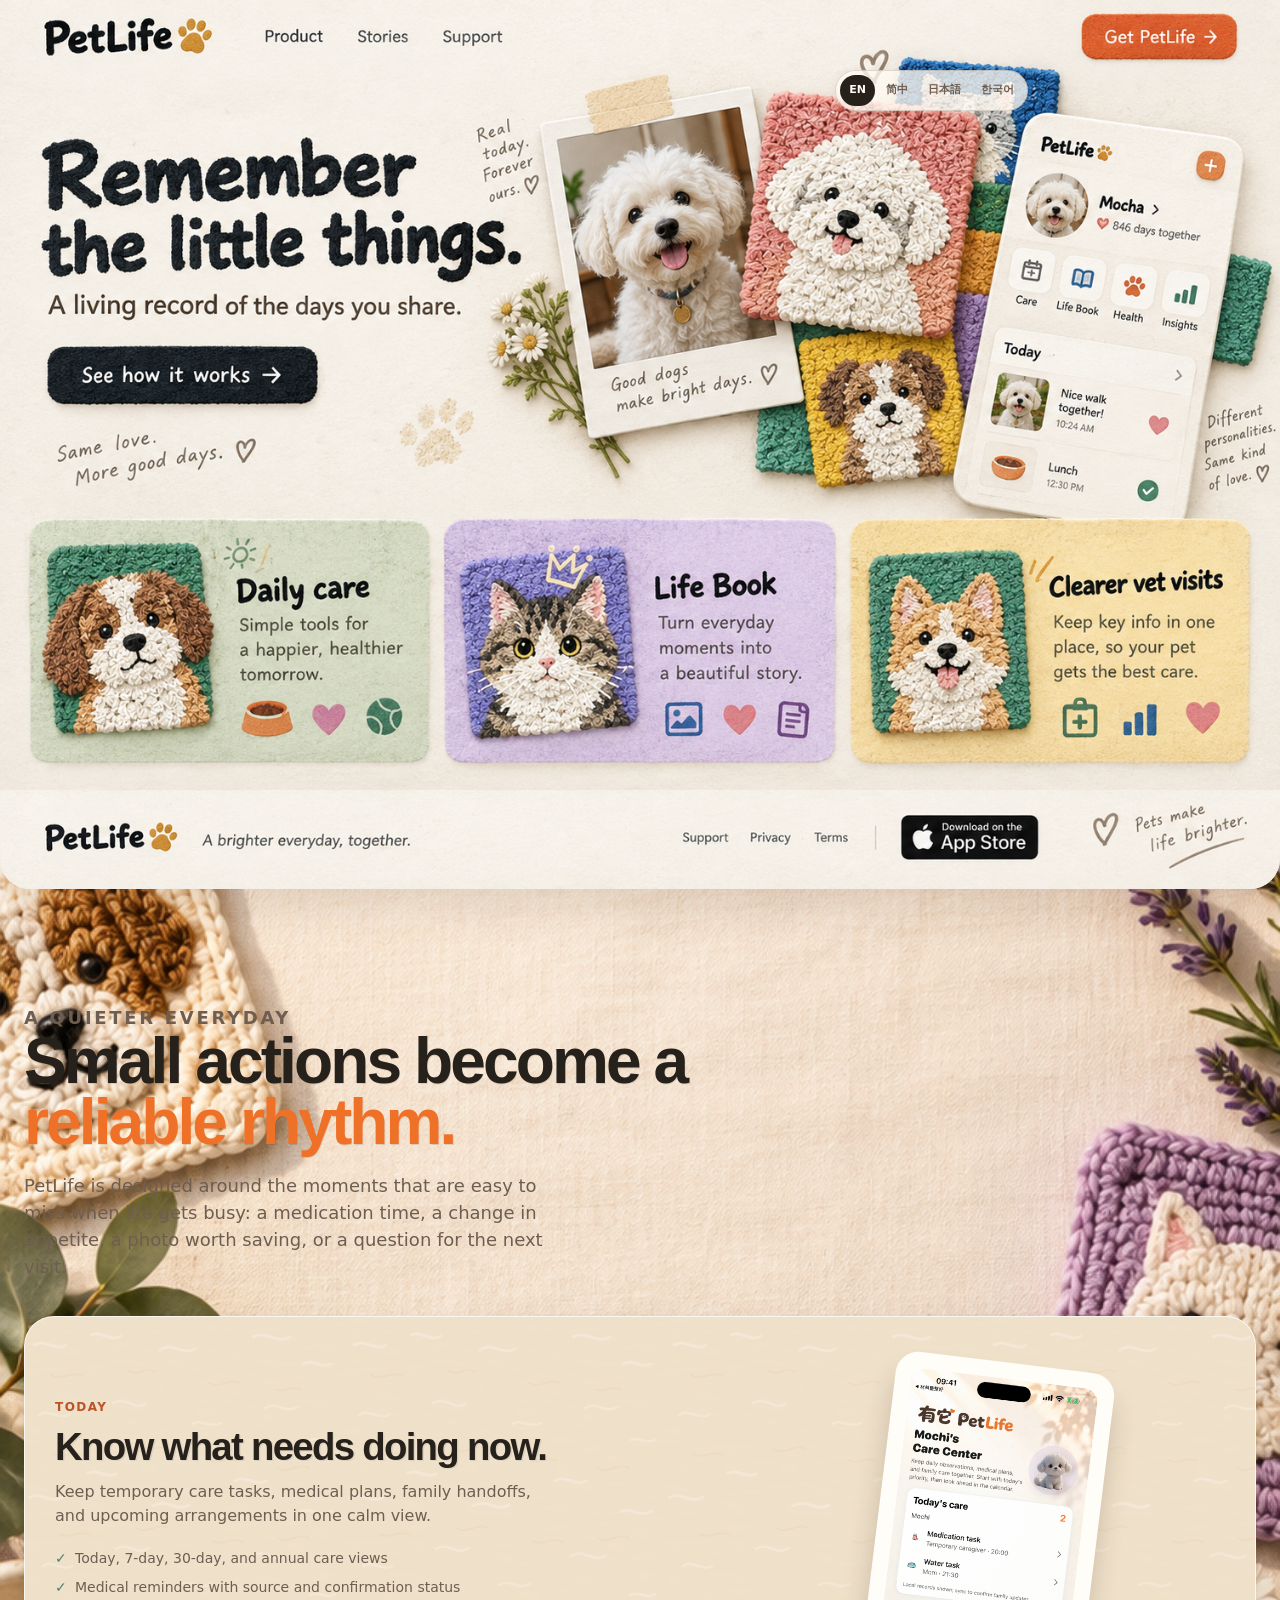
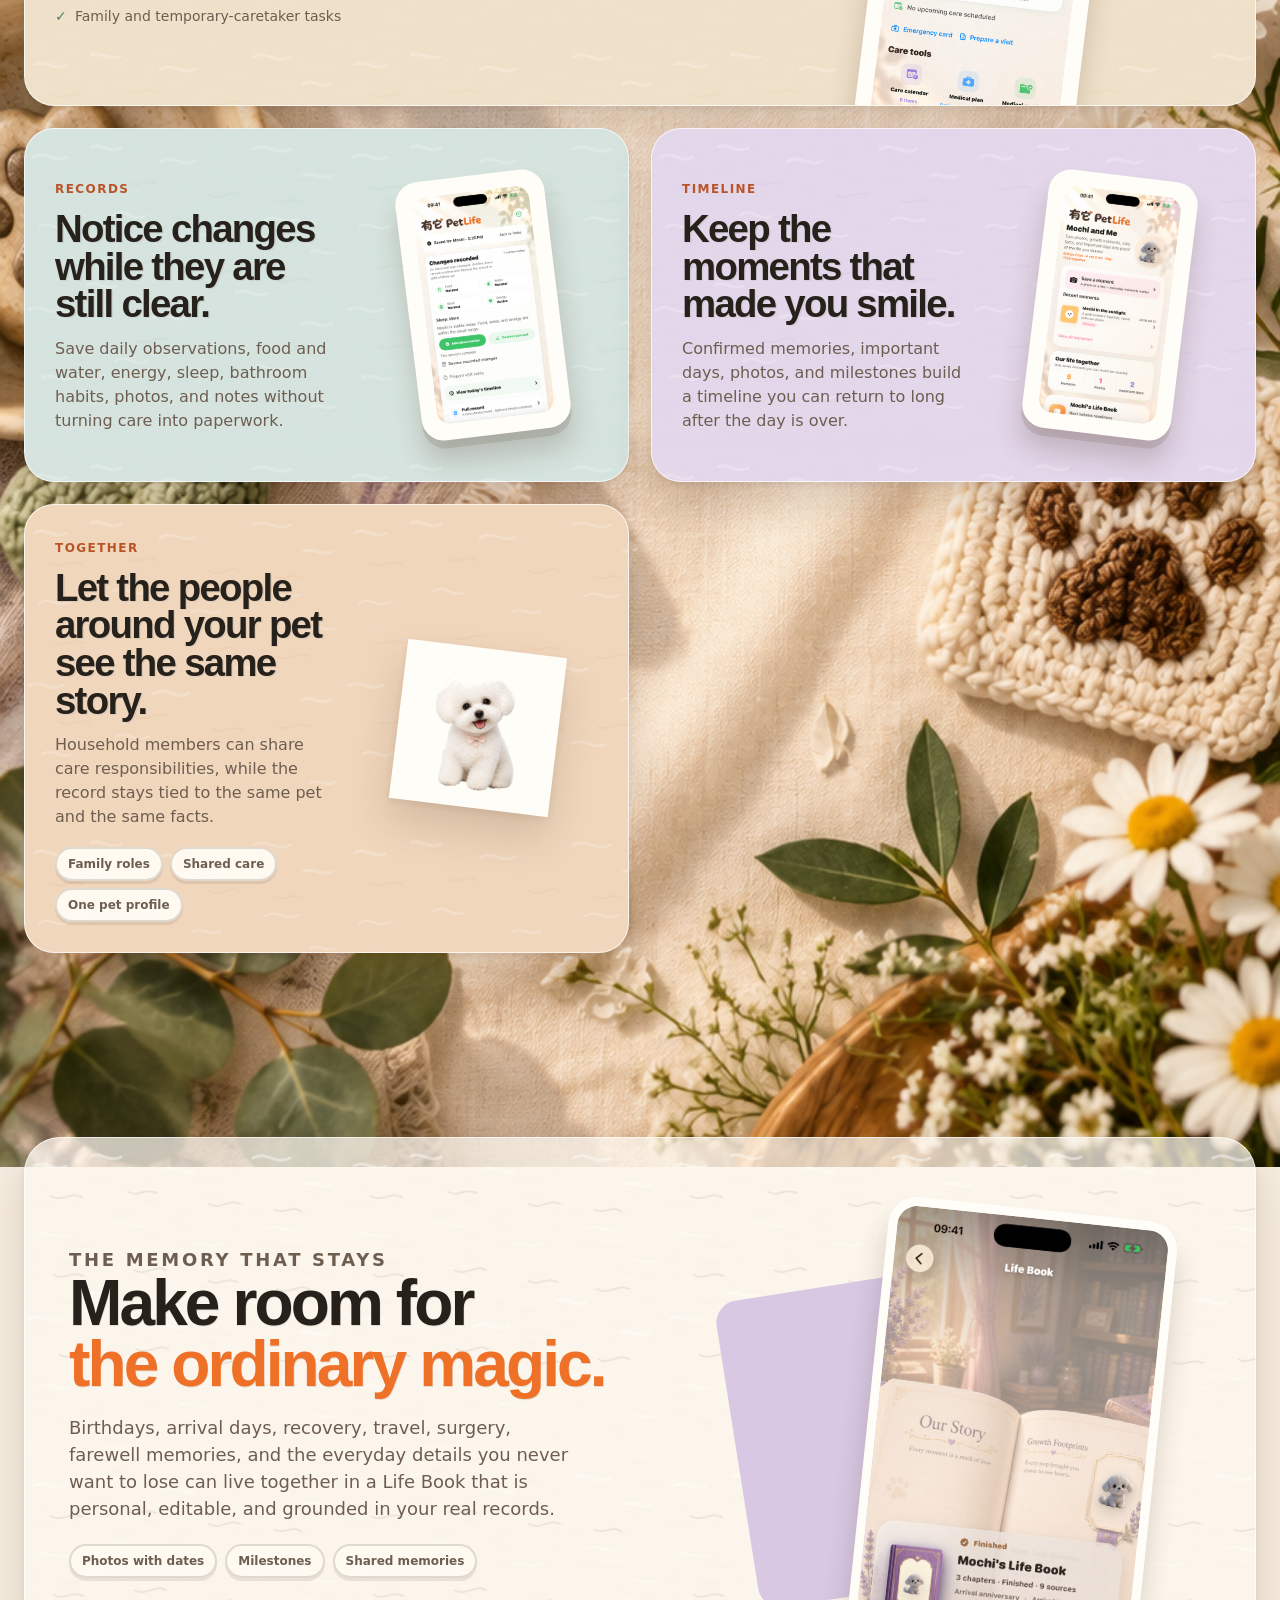
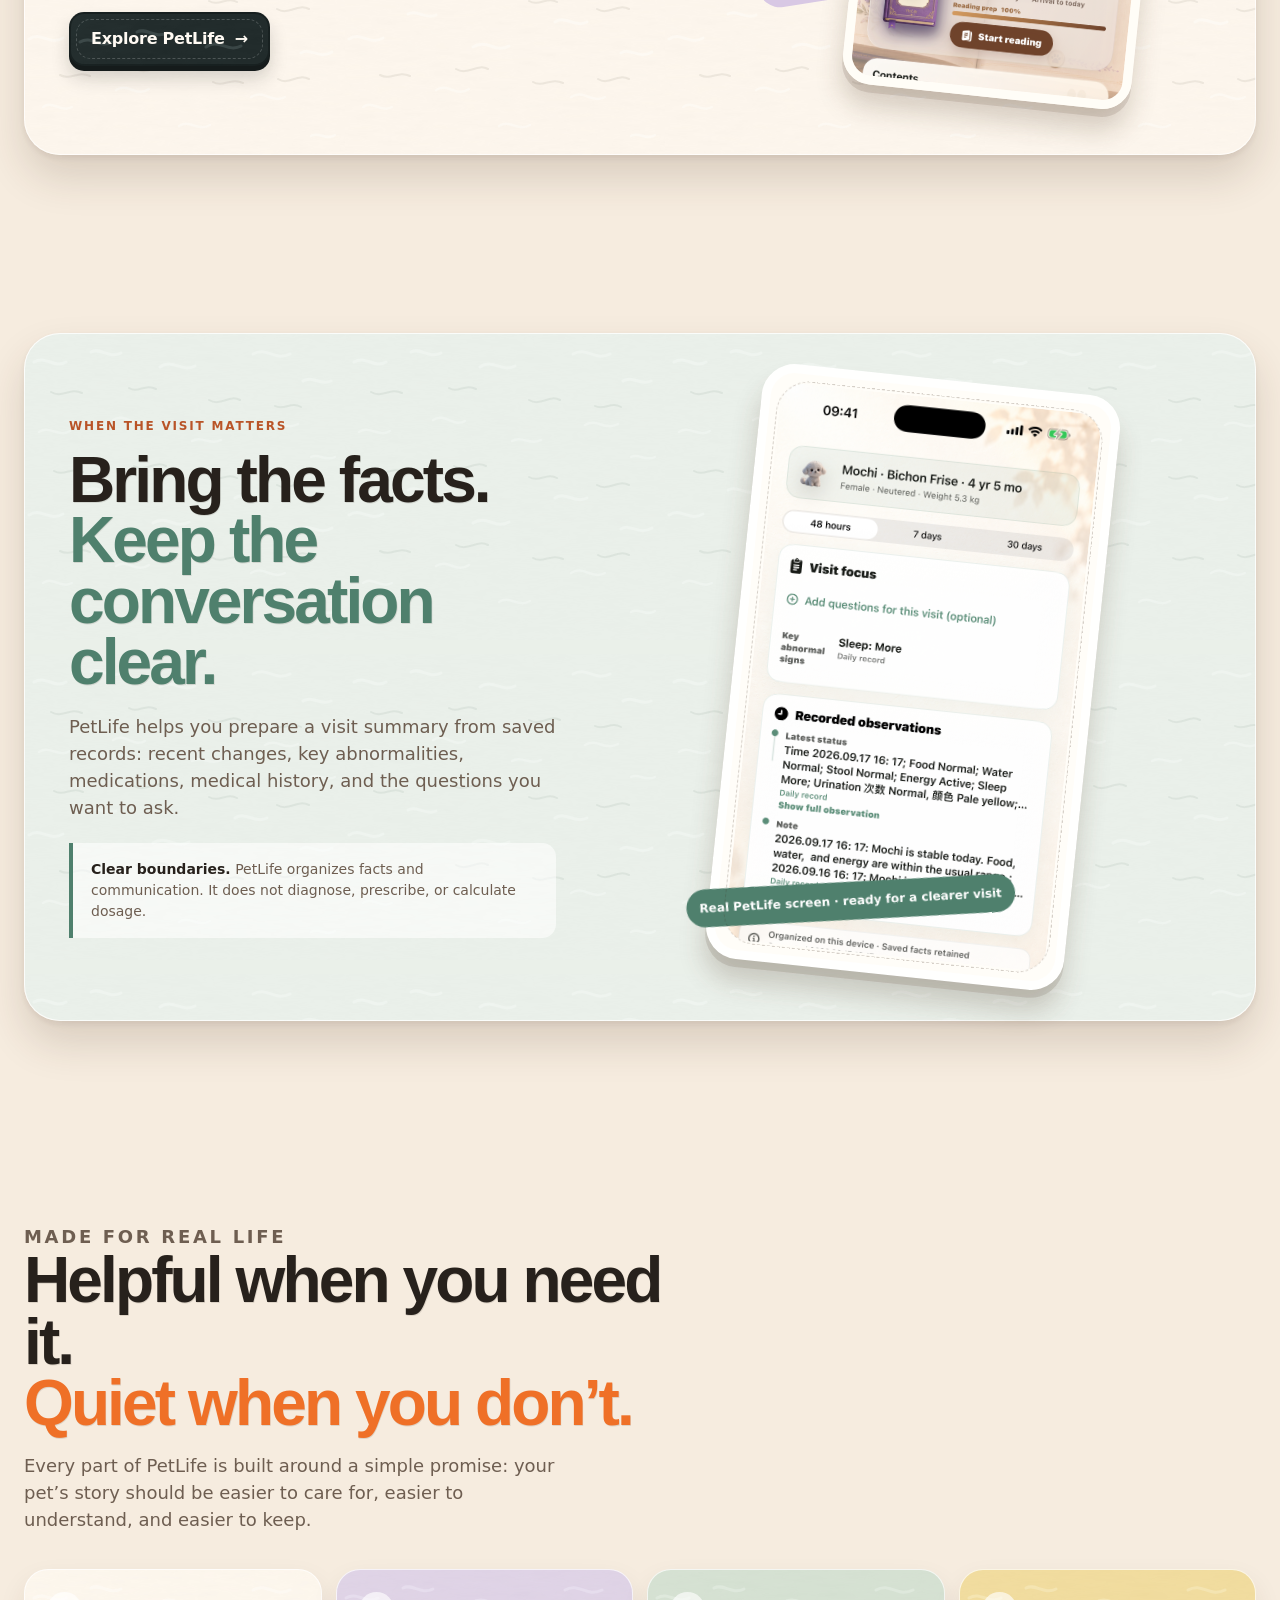
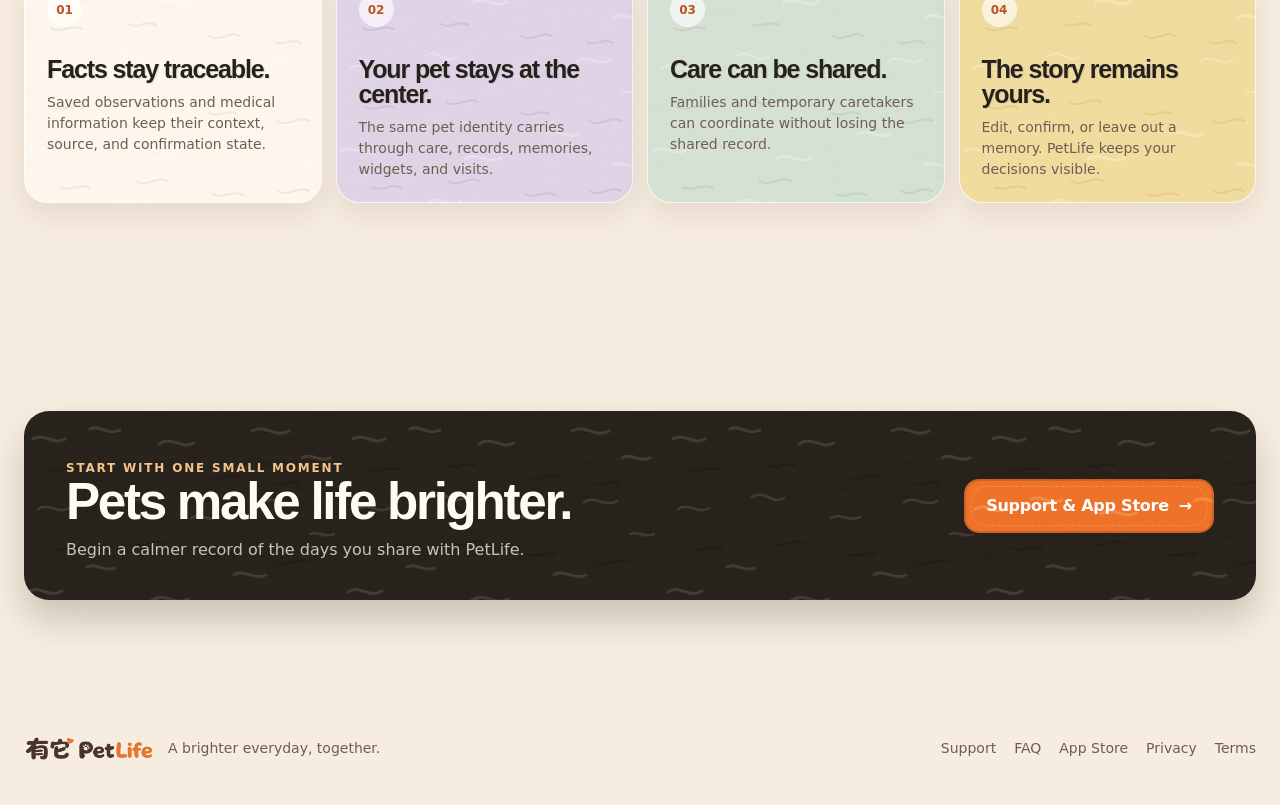
<file: index.html>
<!doctype html>
<html lang="en">
  <head>
    <meta charset="utf-8" />
    <meta name="viewport" content="width=device-width, initial-scale=1" />
    <meta http-equiv="refresh" content="0; url=./marketing/" />
    <title>PetLife</title>
    <script>window.location.replace(new URL("./marketing/", window.location.href).href);</script>
  </head>
  <body>
    <p>Opening PetLife… <a href="./marketing/">Continue to PetLife</a></p>
  </body>
</html>
</file>
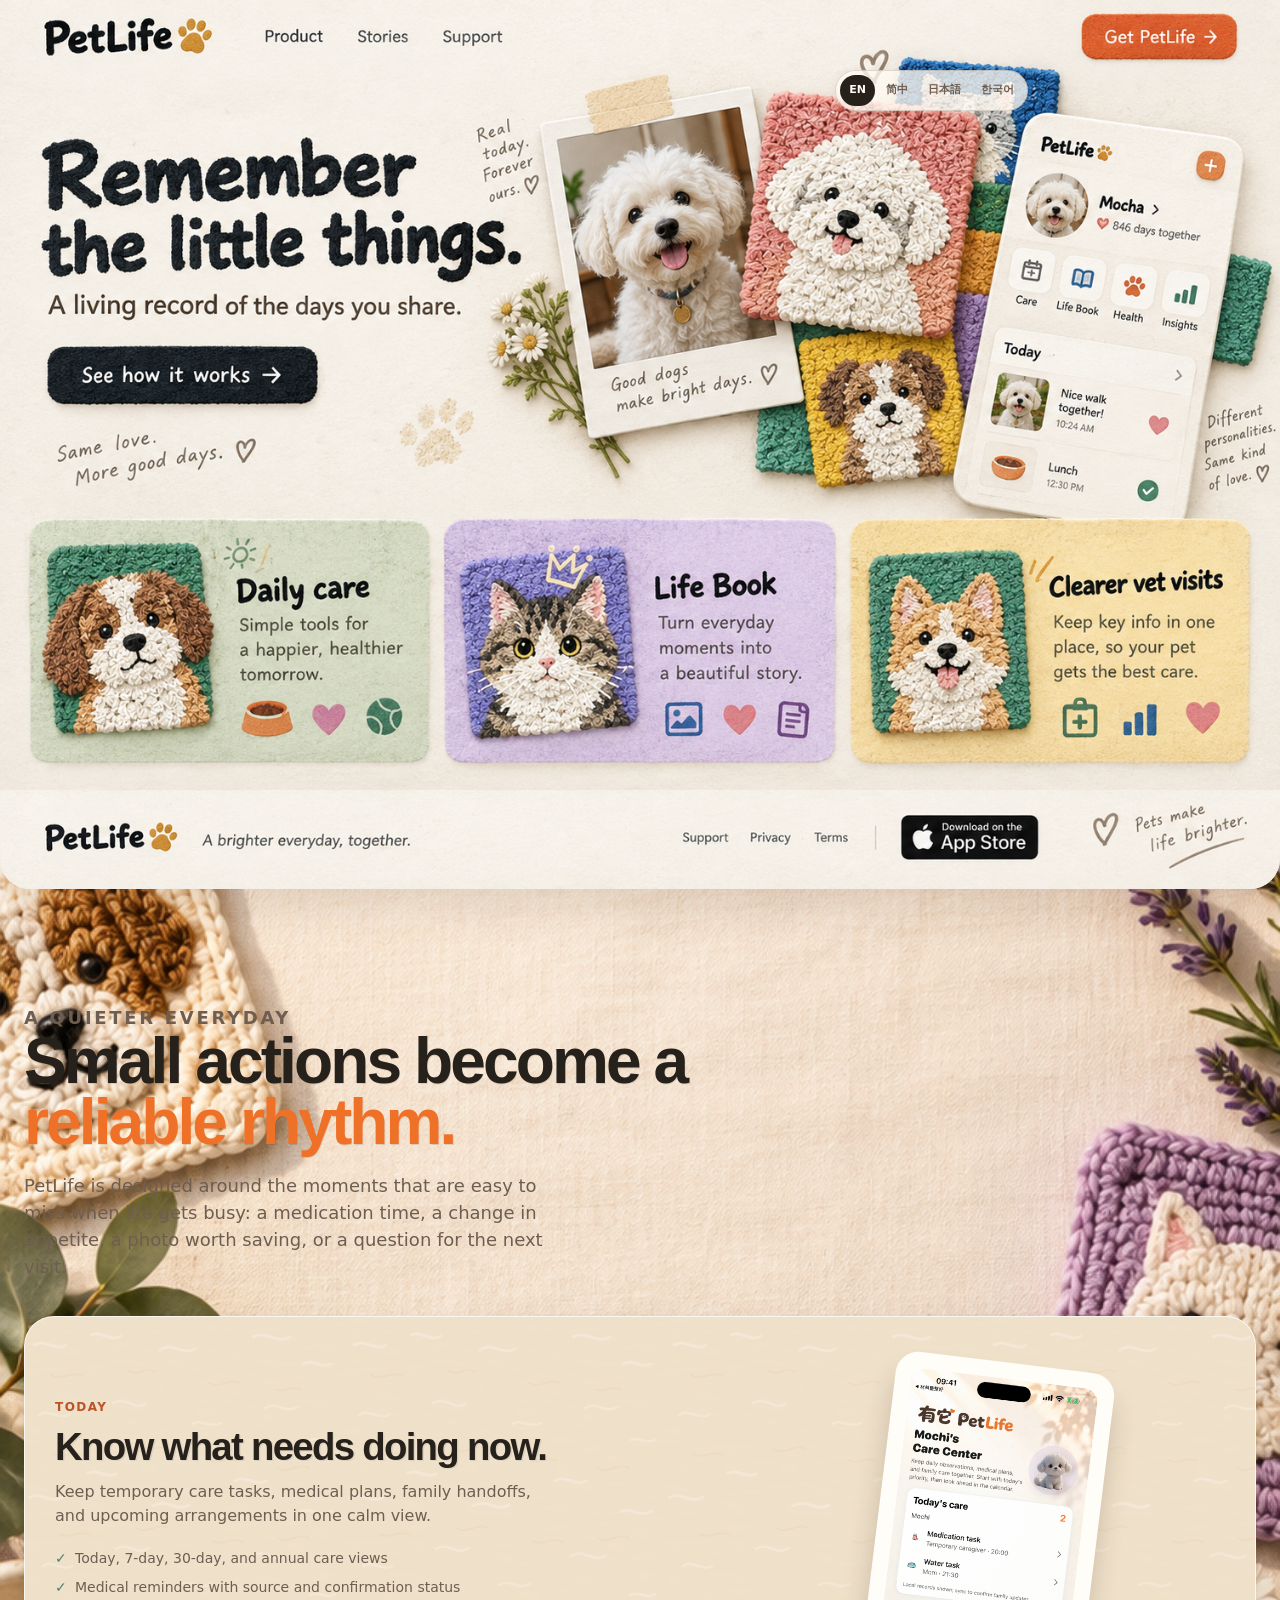
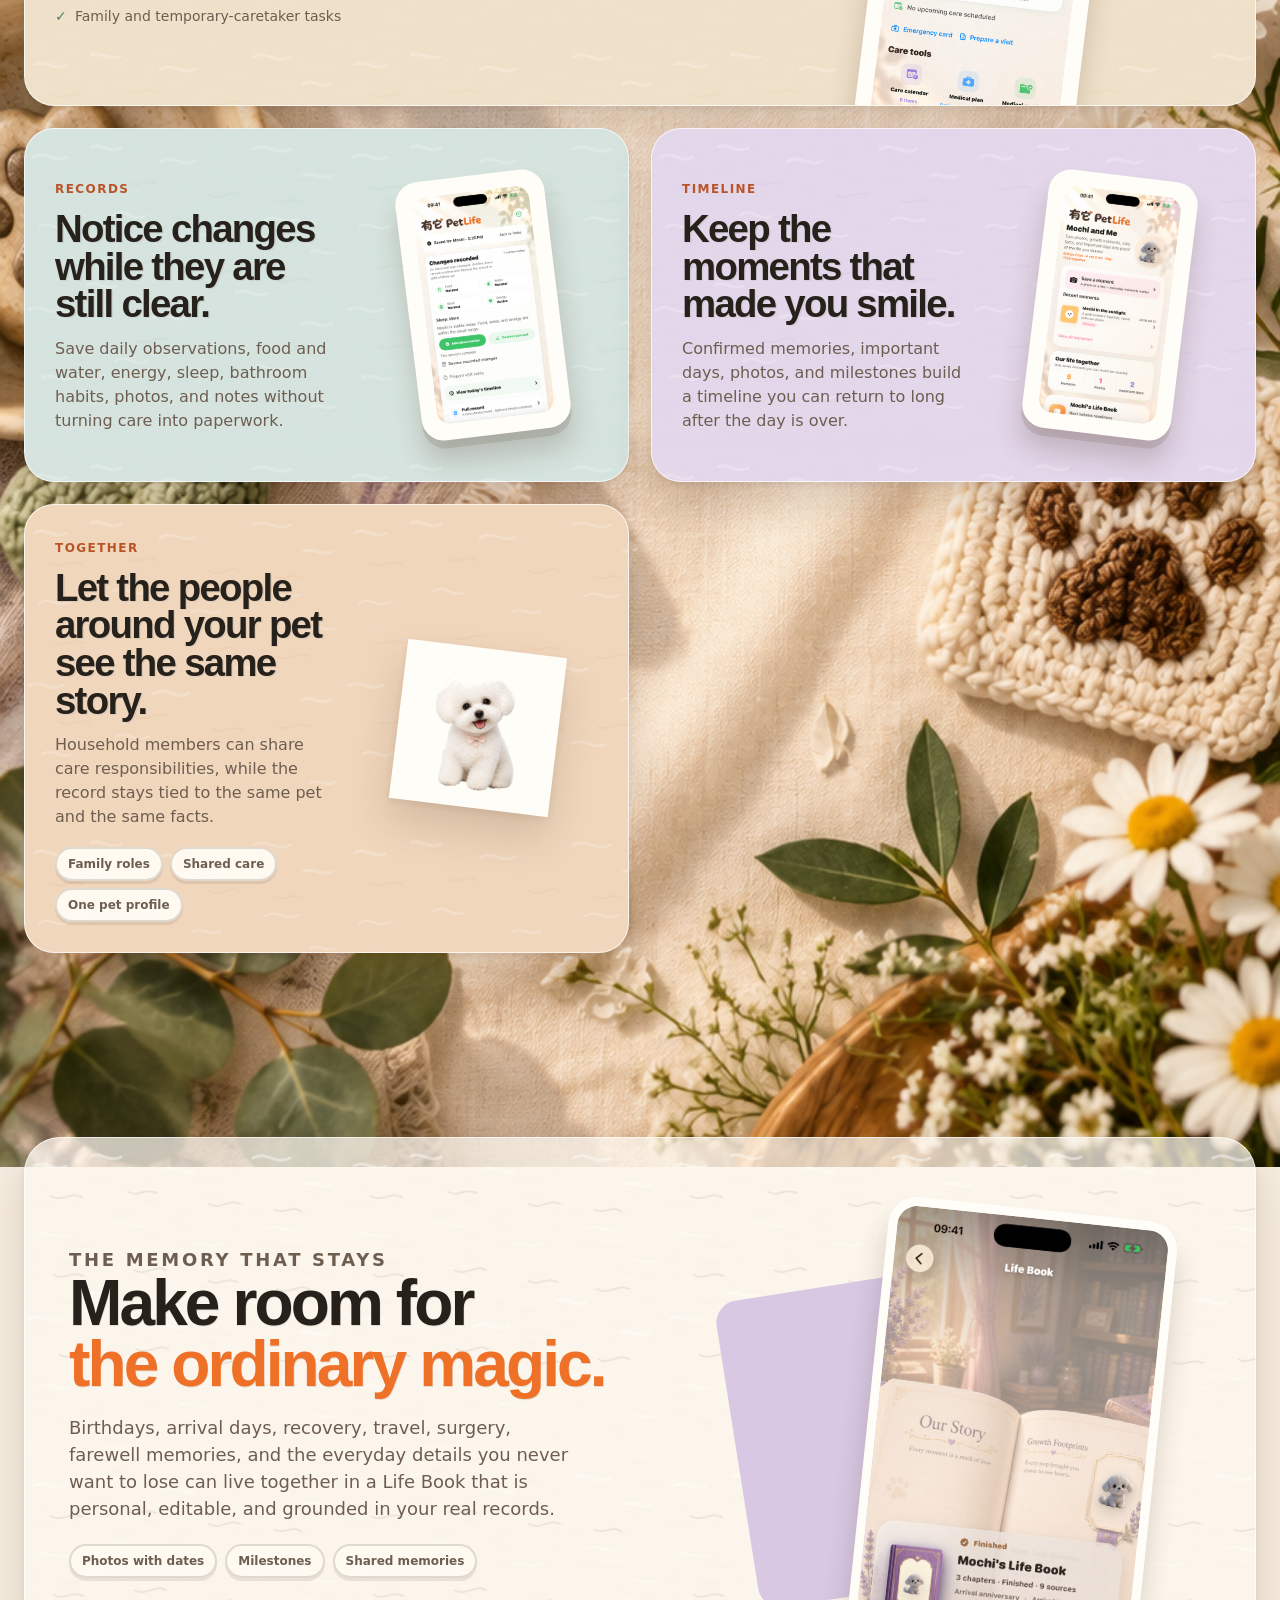
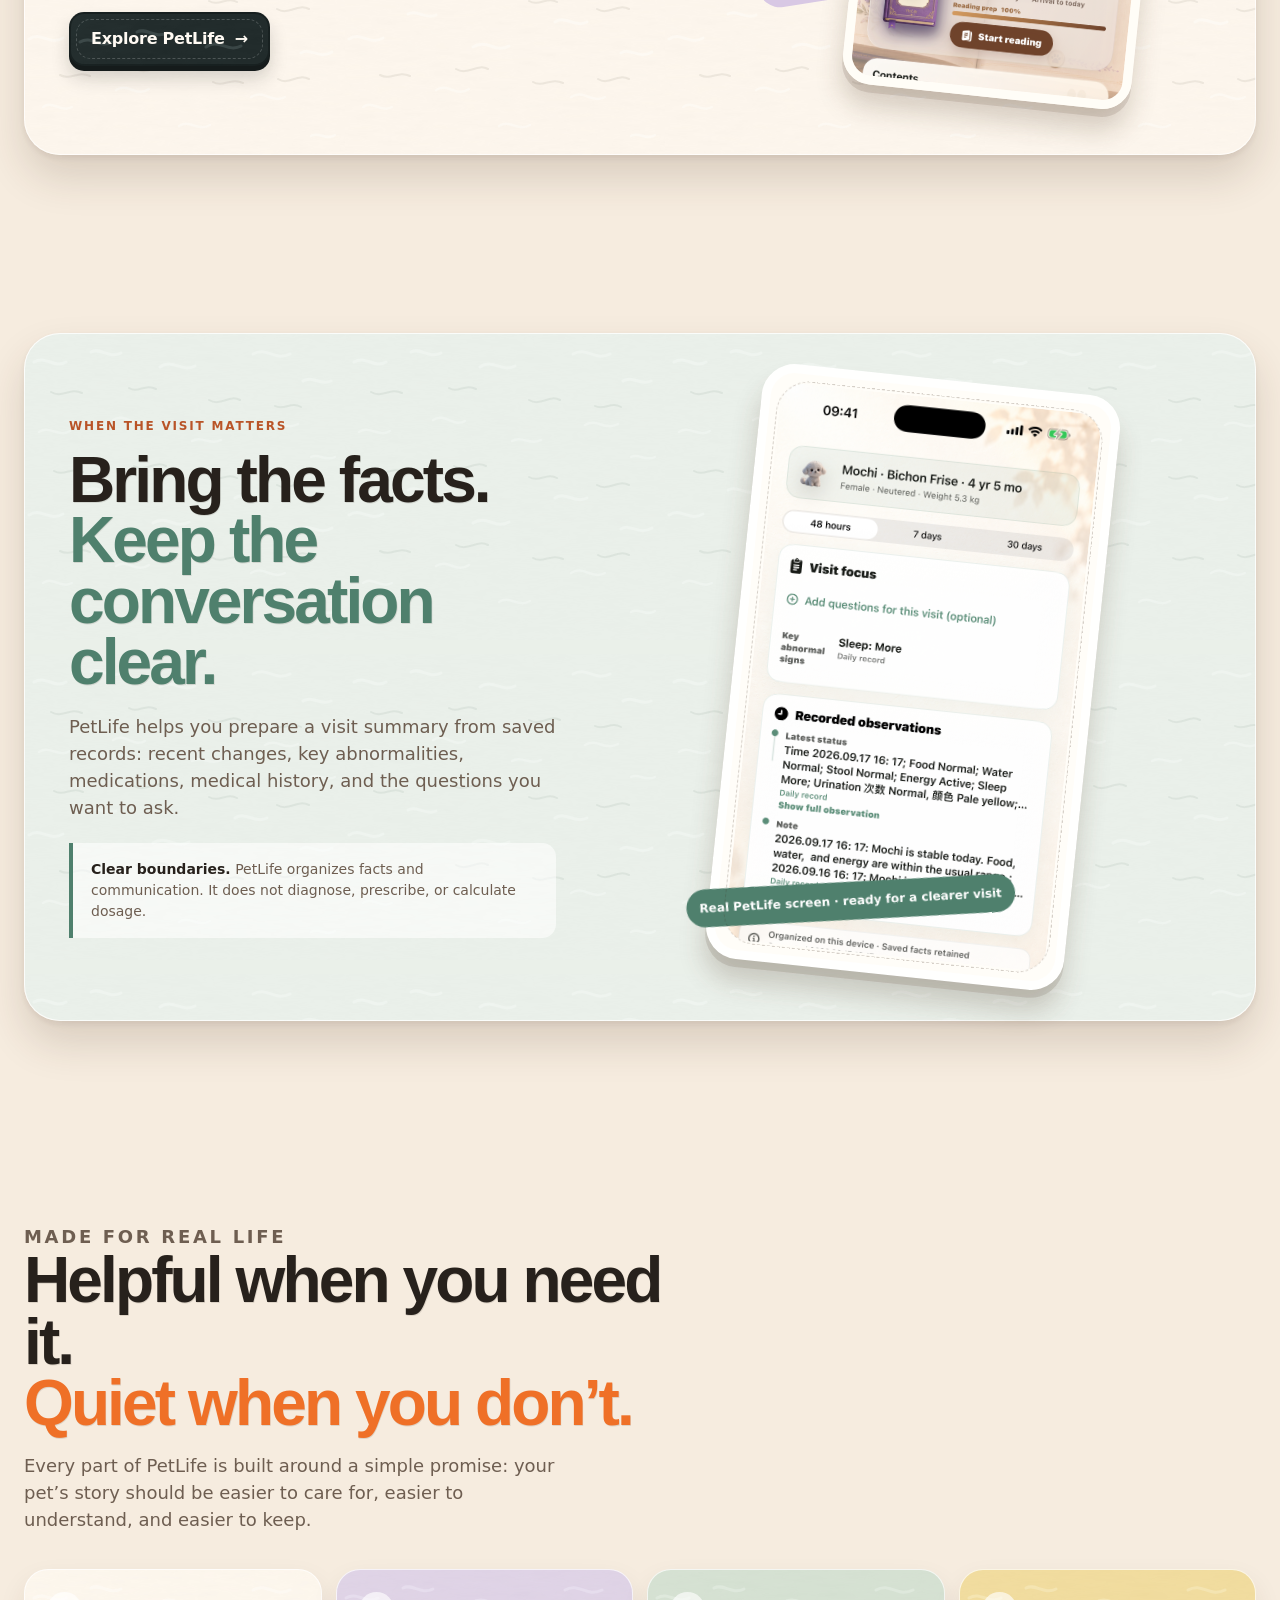
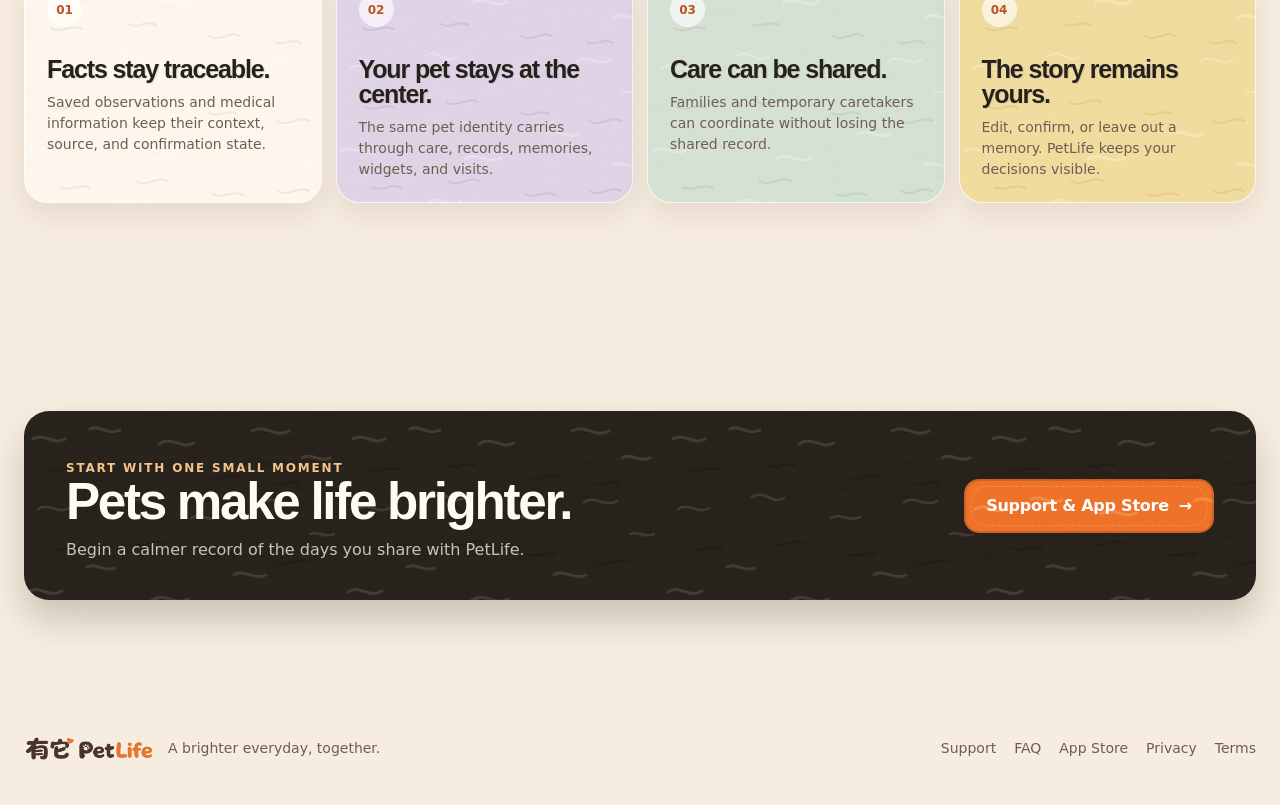
<file: marketing/index.html>
<!doctype html>
<html lang="en">
  <head>
    <meta charset="UTF-8" />
    <meta name="viewport" content="width=device-width, initial-scale=1.0" />
    <meta name="description" content="PetLife keeps daily care, observations, memories, family coordination, and vet-ready facts together." data-marketing-description />
    <title>PetLife — Remember the little things</title>
    <link rel="icon" type="image/png" href="../assets/petlife-appicon.png" />
    <link rel="stylesheet" href="../styles.css?v=7" />
  </head>
  <body class="marketing-page reference-mode">
    <div class="site-shell">
      <header class="site-nav">
        <a class="brand" href="./" aria-label="PetLife home"><img src="../assets/petlife-wordmark.png" alt="有它 PetLife" /></a>
        <button class="menu-button" type="button" data-menu-button aria-expanded="false" aria-controls="marketing-nav" data-i18n="menu">Menu</button>
        <nav class="nav-links" id="marketing-nav" data-nav aria-label="Main navigation" data-i18n-aria="mainNavigation">
          <a href="#capabilities" data-i18n="navProduct">Product</a>
          <a href="#capabilities" data-i18n="navStories">Stories</a>
          <a href="../support/" data-i18n="navSupport">Support</a>
          <a class="nav-cta" href="#download" data-i18n-html="navCta">Explore PetLife <span aria-hidden="true">→</span></a>
        </nav>
        <div class="language-switcher marketing-language-switcher" role="group" aria-label="Marketing language" data-marketing-language-switcher data-i18n-aria="languageSwitcher">
          <button type="button" data-marketing-language="en" aria-pressed="true">EN</button>
          <button type="button" data-marketing-language="zh-Hans" aria-pressed="false">简中</button>
          <button type="button" data-marketing-language="ja" aria-pressed="false">日本語</button>
          <button type="button" data-marketing-language="ko" aria-pressed="false">한국어</button>
        </div>
      </header>

      <main>
        <section class="reference-banner" aria-labelledby="reference-banner-title">
          <figure class="reference-art">
            <img src="../assets/reference-marketing-final.png" alt="PetLife tactile product story poster showing daily care, Life Book, and clearer vet visits" />
            <a class="reference-hotspot reference-hotspot-product" href="#capabilities" aria-label="Product overview"></a>
            <a class="reference-hotspot reference-hotspot-stories" href="#life-book" aria-label="PetLife stories"></a>
            <a class="reference-hotspot reference-hotspot-support" href="../support/" aria-label="Support"></a>
            <a class="reference-hotspot reference-hotspot-cta" href="../support/#app-store" aria-label="PetLife App Store availability and website links"></a>
            <a class="reference-hotspot reference-hotspot-see" href="#capabilities" aria-label="See how PetLife works"></a>
            <a class="reference-hotspot reference-hotspot-care" href="#daily-care" aria-label="Daily care"></a>
            <a class="reference-hotspot reference-hotspot-life" href="#life-book" aria-label="Life Book"></a>
            <a class="reference-hotspot reference-hotspot-vet" href="#vet-ready" aria-label="Clearer vet visits"></a>
            <a class="reference-hotspot reference-hotspot-footer-support" href="../support/" aria-label="Support"></a>
            <a class="reference-hotspot reference-hotspot-privacy" href="../policy/#privacy" aria-label="Privacy Policy"></a>
            <a class="reference-hotspot reference-hotspot-terms" href="../policy/#terms" aria-label="Terms of Use"></a>
            <a class="reference-hotspot reference-hotspot-app-store" href="../support/#app-store" aria-label="App Store availability"></a>
            <figcaption id="reference-banner-title" class="sr-only">PetLife product story visual</figcaption>
          </figure>
        </section>

        <section class="hero hero-v2" id="product">
          <div class="hero-copy">
            <p class="eyebrow" data-marketing-eyebrow>Pet care, kept with love</p>
            <h1 data-i18n-html="heroTitle">Remember the <em>little things.</em></h1>
            <p data-i18n="heroBody">PetLife turns the days you share with your pet into a living record: what happened, what needs attention, and what you never want to forget.</p>
            <div class="hero-actions">
              <a class="button button-dark" href="#capabilities" data-i18n-html="heroWorks">See how it works <span aria-hidden="true">→</span></a>
              <a class="button button-light" href="../support/" data-i18n="heroSupport">Support &amp; App Store</a>
            </div>
            <div class="hero-proof" aria-label="PetLife product areas" data-i18n-aria="productAreas">
              <span data-i18n="dailyCare">Daily care</span><span data-i18n="records">Records</span><span data-i18n="lifeBook">Life Book</span><span data-i18n="vetVisits">Vet visits</span>
            </div>
            <p class="hand-note" data-i18n-html="handNote">Same love.<br />More good days. ♡</p>
          </div>

          <div class="hero-stage" aria-label="PetLife product collage" data-i18n-aria="productCollage">
            <div class="hero-stage-paper" aria-hidden="true"></div>
            <figure class="hero-yarn-grid" aria-hidden="true"><img src="../assets/yarn-pet-grid.png" alt="" /></figure>
            <figure class="hero-photo-card">
              <div class="tape" aria-hidden="true"></div>
              <img src="../assets/pet-avatar.png" alt="White Bichon pet portrait from PetLife" data-i18n-alt="petPortrait" />
              <figcaption data-i18n="photoCaption">Good dogs make bright days. ♡</figcaption>
            </figure>
            <p class="hero-note" data-i18n-html="heroNote">Real today.<br />Forever ours. ♡</p>
            <figure class="hero-phone-frame">
              <img src="../assets/app-home.png" alt="Real PetLife home screen showing daily care tasks" data-i18n-alt="homeScreenAlt" />
              <figcaption class="phone-chip" data-i18n="phoneChip">Care, remembered</figcaption>
            </figure>
            <div class="hero-stamp" data-i18n-html="heroStamp">A calmer<br />way to care</div>
          </div>
        </section>

        <section class="section feature-intro" id="overview">
          <div class="section-heading section-heading-wide">
            <p class="eyebrow" data-i18n="featureEyebrow">One place for the whole story</p>
            <h2 data-i18n-html="featureTitle">From the next care task to the <em>life you build together.</em></h2>
            <p data-i18n="featureIntro">PetLife gives everyday moments a place to land. Keep routines moving, capture changes while they are fresh, and bring a clearer story to the people who help care for your pet.</p>
          </div>
          <div class="feature-grid feature-grid-v2">
            <article class="feature-card feature-card-v2 feature-card-care">
              <div class="feature-card-copy">
                <span class="feature-mark" aria-hidden="true">01</span>
                <h3 data-i18n="featureCareTitle">Daily care</h3>
                <p data-i18n="featureCareBody">See today’s tasks, medical plans, temporary care, and the next thing your pet needs.</p>
                <a class="text-link" href="#daily-care" data-i18n-html="featureCareLink">Explore care <span aria-hidden="true">↗</span></a>
              </div>
              <figure class="feature-shot feature-shot-v2"><img src="../assets/app-care.png" alt="Real PetLife care screen with today's care tasks" data-i18n-alt="careScreenAlt" /></figure>
            </article>
            <article class="feature-card feature-card-v2 feature-card-memory">
              <div class="feature-card-copy">
                <span class="feature-mark" aria-hidden="true">02</span>
                <h3 data-i18n="featureLifeTitle">Life Book</h3>
                <p data-i18n="featureLifeBody">Turn photos, milestones, routines, and one-time memories into a story that feels like yours.</p>
                <a class="text-link" href="#life-book" data-i18n-html="featureLifeLink">Keep the story <span aria-hidden="true">↗</span></a>
              </div>
              <figure class="feature-shot feature-shot-v2"><img src="../assets/app-lifebook.png" alt="Real PetLife Life Book screen" data-i18n-alt="lifeScreenAlt" /></figure>
            </article>
            <article class="feature-card feature-card-v2 feature-card-vet">
              <div class="feature-card-copy">
                <span class="feature-mark" aria-hidden="true">03</span>
                <h3 data-i18n="featureVetTitle">Clearer vet visits</h3>
                <p data-i18n="featureVetBody">Organize symptoms, recent observations, medical history, and questions before you walk in.</p>
                <a class="text-link" href="#vet-ready" data-i18n-html="featureVetLink">Prepare a visit <span aria-hidden="true">↗</span></a>
              </div>
              <figure class="feature-shot feature-shot-v2"><img src="../assets/app-doctor.png" alt="Real PetLife vet summary screen" data-i18n-alt="doctorScreenAlt" /></figure>
            </article>
          </div>
        </section>

        <section class="section capability-section" id="capabilities">
          <span id="daily-care" class="anchor-target" aria-hidden="true"></span>
          <div class="section-heading">
            <p class="eyebrow" data-i18n="capabilityEyebrow">A quieter everyday</p>
            <h2 data-i18n-html="capabilityTitle">Small actions become a <em>reliable rhythm.</em></h2>
            <p data-i18n="capabilityIntro">PetLife is designed around the moments that are easy to miss when life gets busy: a medication time, a change in appetite, a photo worth saving, or a question for the next visit.</p>
          </div>
          <div class="capability-grid">
            <article class="capability-card capability-card-large">
              <div class="capability-copy">
                <span class="capability-kicker" data-i18n="today">Today</span>
                <h3 data-i18n="todayTitle">Know what needs doing now.</h3>
                <p data-i18n="todayBody">Keep temporary care tasks, medical plans, family handoffs, and upcoming arrangements in one calm view.</p>
                <ul class="capability-list">
                  <li data-i18n="todayBullet1">Today, 7-day, 30-day, and annual care views</li>
                  <li data-i18n="todayBullet2">Medical reminders with source and confirmation status</li>
                  <li data-i18n="todayBullet3">Family and temporary-caretaker tasks</li>
                </ul>
              </div>
              <figure class="capability-shot capability-shot-tall"><img src="../assets/app-home.png" alt="Real PetLife Today page" data-i18n-alt="todayScreenAlt" /></figure>
            </article>
            <article class="capability-card capability-card-record">
                <figure class="capability-shot"><img src="../assets/app-record.png" alt="Real PetLife daily record page" data-i18n-alt="recordScreenAlt" /></figure>
                <div class="capability-copy">
                <span class="capability-kicker" data-i18n="records">Records</span>
                <h3 data-i18n="recordTitle">Notice changes while they are still clear.</h3>
                <p data-i18n="recordBody">Save daily observations, food and water, energy, sleep, bathroom habits, photos, and notes without turning care into paperwork.</p>
              </div>
            </article>
            <article class="capability-card capability-card-life">
              <div class="capability-copy">
                <span class="capability-kicker" data-i18n="timeline">Timeline</span>
                <h3 data-i18n="timelineTitle">Keep the moments that made you smile.</h3>
                <p data-i18n="timelineBody">Confirmed memories, important days, photos, and milestones build a timeline you can return to long after the day is over.</p>
              </div>
              <figure class="capability-shot"><img src="../assets/app-life.png" alt="Real PetLife Life timeline page" data-i18n-alt="timelineScreenAlt" /></figure>
            </article>
            <article class="capability-card capability-card-family">
              <div class="capability-copy">
                <span class="capability-kicker" data-i18n="together">Together</span>
                <h3 data-i18n="familyTitle">Let the people around your pet see the same story.</h3>
                <p data-i18n="familyBody">Household members can share care responsibilities, while the record stays tied to the same pet and the same facts.</p>
                <div class="mini-tags"><span data-i18n="familyTag1">Family roles</span><span data-i18n="familyTag2">Shared care</span><span data-i18n="familyTag3">One pet profile</span></div>
              </div>
              <figure class="capability-photo"><img src="../assets/pet-avatar.png" alt="Pet avatar used across the PetLife record" data-i18n-alt="petProfileAlt" /></figure>
            </article>
          </div>
        </section>

        <section class="section story-section" id="life-book">
          <div class="story-band story-band-v2">
            <div class="story-band-copy">
              <p class="eyebrow" data-i18n="storyEyebrow">The memory that stays</p>
              <h2 data-i18n-html="storyTitle">Make room for<br /><em>the ordinary magic.</em></h2>
              <p data-i18n="storyBody">Birthdays, arrival days, recovery, travel, surgery, farewell memories, and the everyday details you never want to lose can live together in a Life Book that is personal, editable, and grounded in your real records.</p>
              <div class="story-points"><span data-i18n="storyPoint1">Photos with dates</span><span data-i18n="storyPoint2">Milestones</span><span data-i18n="storyPoint3">Shared memories</span></div>
              <div class="hero-actions"><a class="button button-dark" href="#download" data-i18n-html="storyCta">Explore PetLife <span aria-hidden="true">→</span></a></div>
            </div>
            <figure class="story-shot story-shot-v2"><img src="../assets/app-lifebook.png" alt="Real PetLife Life Book page with a pet story" data-i18n-alt="lifeBookScreenAlt" /></figure>
          </div>
        </section>

        <section class="section vet-section" id="vet-ready">
          <div class="vet-layout">
            <div class="vet-copy">
              <p class="eyebrow" data-i18n="vetEyebrow">When the visit matters</p>
              <h2 data-i18n-html="vetTitle">Bring the facts.<br /><em>Keep the conversation clear.</em></h2>
              <p data-i18n="vetBody">PetLife helps you prepare a visit summary from saved records: recent changes, key abnormalities, medications, medical history, and the questions you want to ask.</p>
              <div class="boundary-note"><strong data-i18n="boundaryTitle">Clear boundaries.</strong> <span data-i18n="boundaryBody">PetLife organizes facts and communication. It does not diagnose, prescribe, or calculate dosage.</span></div>
            </div>
            <figure class="vet-shot"><img src="../assets/app-doctor.png" alt="Real PetLife doctor summary page" data-i18n-alt="vetScreenAlt" /><figcaption data-i18n="vetScreenCaption">Real PetLife screen · ready for a clearer visit</figcaption></figure>
          </div>
        </section>

        <section class="section principle-section">
          <div class="section-heading">
            <p class="eyebrow" data-i18n="principlesEyebrow">Made for real life</p>
            <h2 data-i18n-html="principlesTitle">Helpful when you need it.<br /><em>Quiet when you don’t.</em></h2>
            <p data-i18n="principlesIntro">Every part of PetLife is built around a simple promise: your pet’s story should be easier to care for, easier to understand, and easier to keep.</p>
          </div>
          <div class="principle-grid">
            <article><span>01</span><h3 data-i18n="principle1Title">Facts stay traceable.</h3><p data-i18n="principle1Body">Saved observations and medical information keep their context, source, and confirmation state.</p></article>
            <article><span>02</span><h3 data-i18n="principle2Title">Your pet stays at the center.</h3><p data-i18n="principle2Body">The same pet identity carries through care, records, memories, widgets, and visits.</p></article>
            <article><span>03</span><h3 data-i18n="principle3Title">Care can be shared.</h3><p data-i18n="principle3Body">Families and temporary caretakers can coordinate without losing the shared record.</p></article>
            <article><span>04</span><h3 data-i18n="principle4Title">The story remains yours.</h3><p data-i18n="principle4Body">Edit, confirm, or leave out a memory. PetLife keeps your decisions visible.</p></article>
          </div>
        </section>

        <section class="section" id="download">
          <div class="support-callout support-callout-v2">
            <div>
              <p class="eyebrow" data-i18n="closingEyebrow">Start with one small moment</p>
              <h2 data-i18n="closingTitle">Pets make life brighter.</h2>
              <p data-i18n="closingBody">Begin a calmer record of the days you share with PetLife.</p>
            </div>
            <a class="button" href="../support/" data-i18n-html="closingCta">Support &amp; App Store <span aria-hidden="true">→</span></a>
          </div>
        </section>
      </main>

      <footer class="site-footer">
        <div class="footer-brand"><img src="../assets/petlife-wordmark.png" alt="有它 PetLife" /><span data-i18n="footerTagline">A brighter everyday, together.</span></div>
        <nav class="footer-links" aria-label="Footer navigation" data-i18n-aria="footerNavigation">
          <a href="../support/" data-i18n="navSupport">Support</a>
          <a href="../support/#faq" data-i18n="footerFaq">FAQ</a>
          <a href="../support/#app-store" data-i18n="footerAppStore">App Store</a>
          <a href="../policy/#privacy" data-i18n="footerPrivacy">Privacy</a>
          <a href="../policy/#terms" data-i18n="footerTerms">Terms</a>
        </nav>
      </footer>
    </div>
    <script src="../site.js?v=3"></script>
  </body>
</html>
</file>
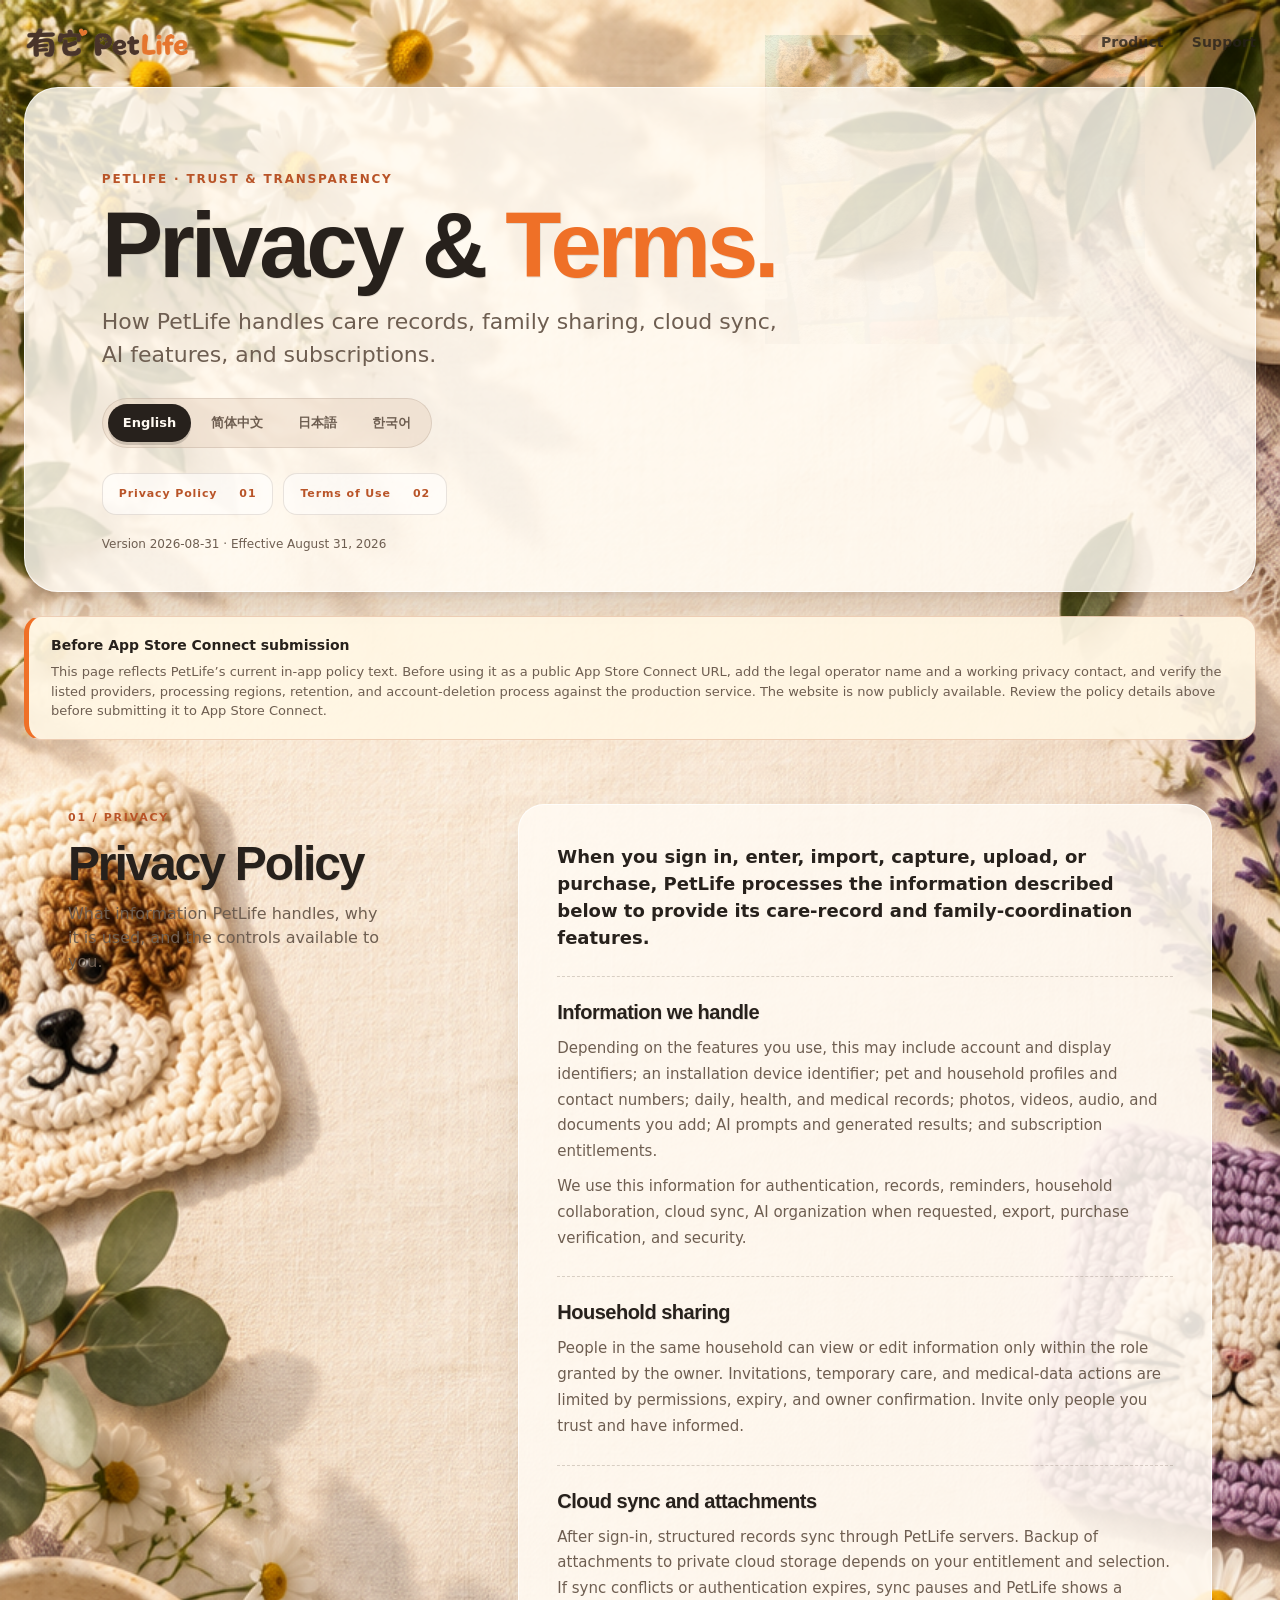
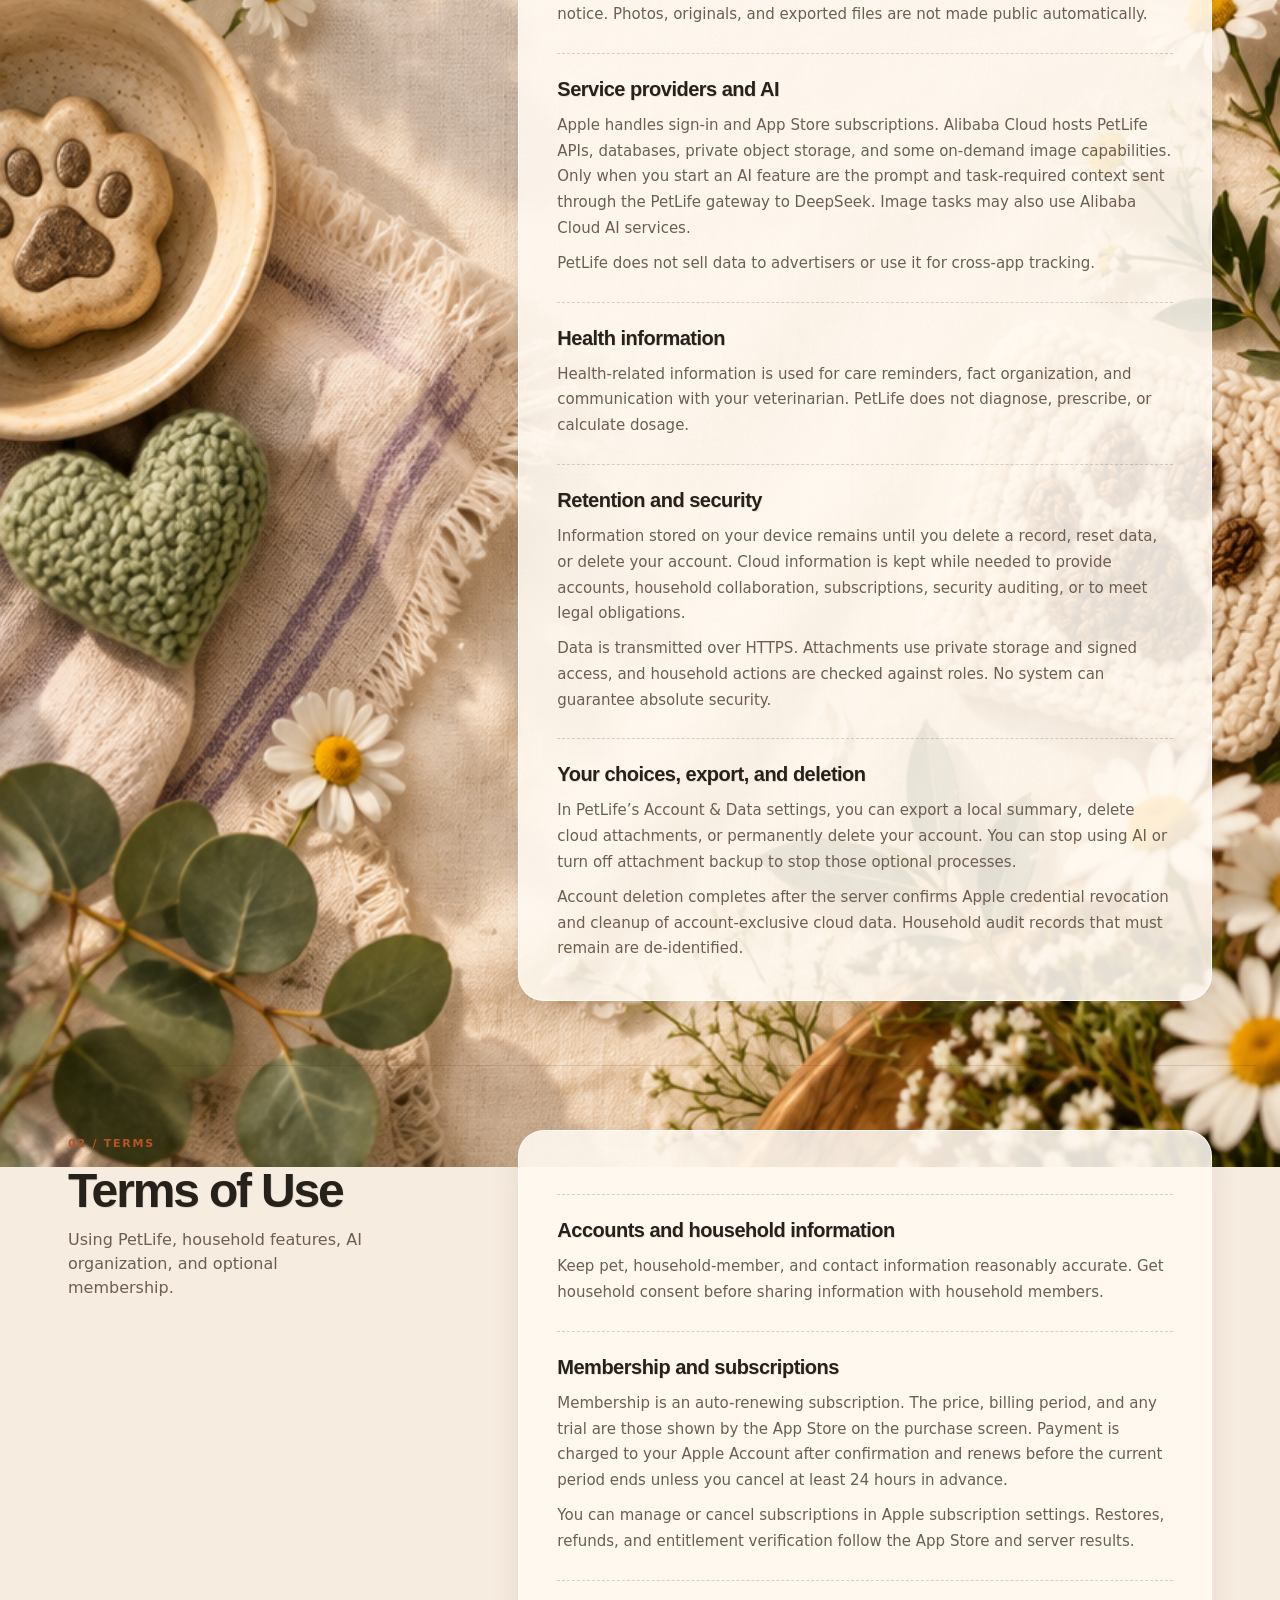
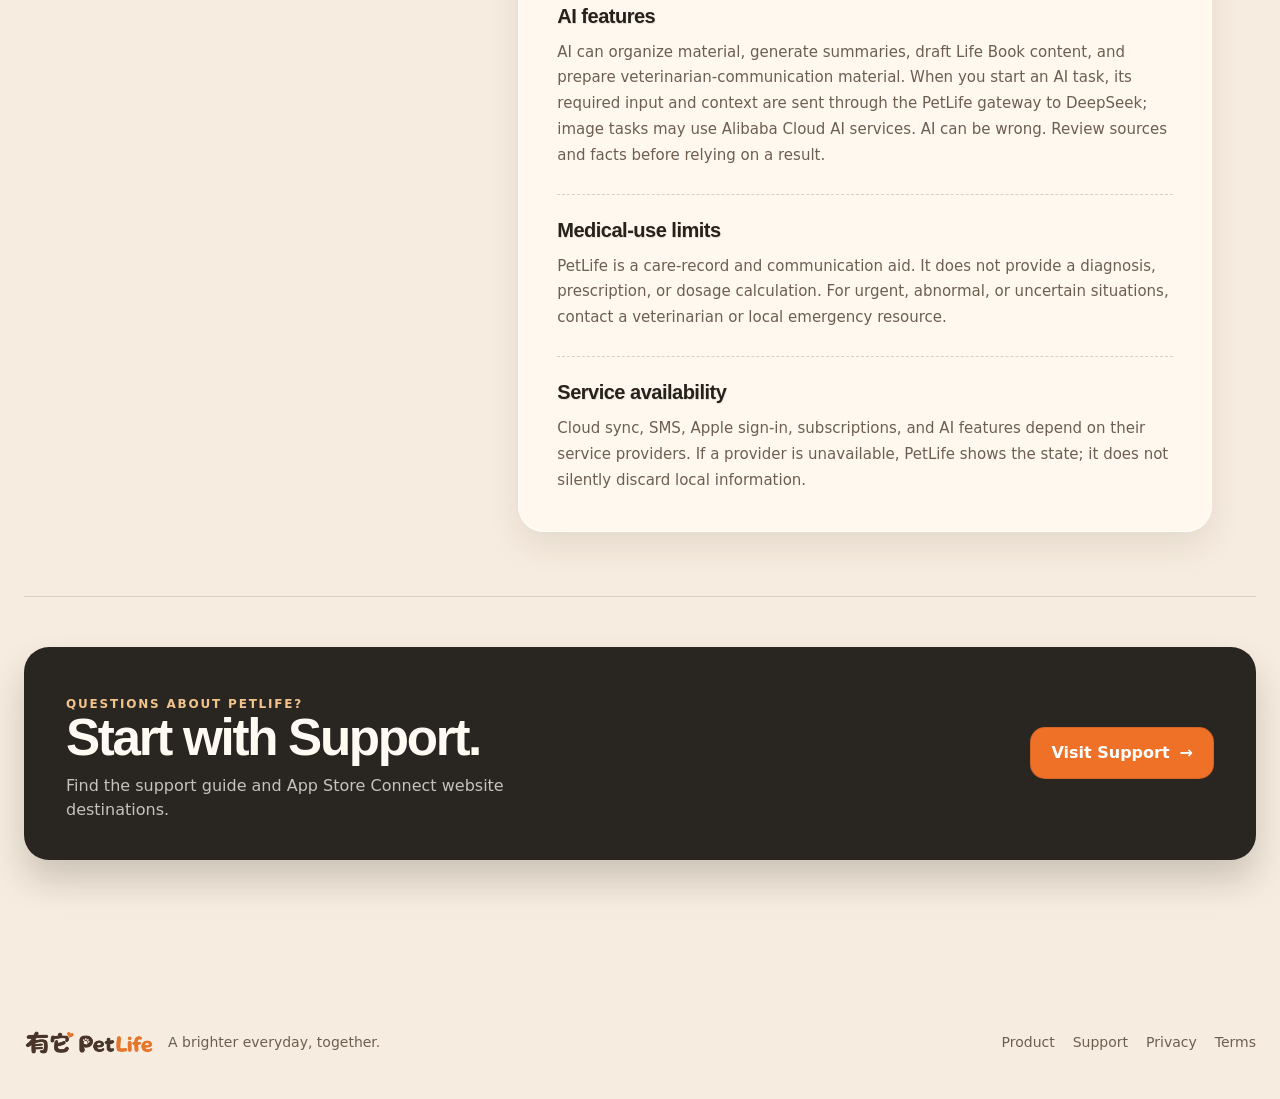
<file: policy/index.html>
<!doctype html>
<html lang="en">
  <head>
    <meta charset="UTF-8" />
    <meta name="viewport" content="width=device-width, initial-scale=1.0" />
    <meta name="description" content="PetLife Privacy Policy and Terms of Use." />
    <title>PetLife — Privacy &amp; Terms</title>
    <link rel="icon" type="image/png" href="../assets/petlife-appicon.png" />
    <link rel="stylesheet" href="../styles.css?v=7" />
  </head>
  <body class="policy-page">
    <div class="site-shell">
      <header class="site-nav">
        <a class="brand" href="../marketing/" aria-label="PetLife home"><img src="../assets/petlife-wordmark.png" alt="有它 PetLife" /></a>
        <nav class="nav-links" aria-label="Policy navigation">
          <a href="../marketing/"><span data-policy-language-content="en" lang="en">Product</span><span data-policy-language-content="zh-Hans" lang="zh-Hans" hidden>产品</span><span data-policy-language-content="ja" lang="ja" hidden>製品</span><span data-policy-language-content="ko" lang="ko" hidden>제품</span></a>
          <a href="../support/"><span data-policy-language-content="en" lang="en">Support</span><span data-policy-language-content="zh-Hans" lang="zh-Hans" hidden>支持</span><span data-policy-language-content="ja" lang="ja" hidden>サポート</span><span data-policy-language-content="ko" lang="ko" hidden>지원</span></a>
        </nav>
      </header>

      <main>
        <section class="policy-hero">
          <p class="eyebrow"><span data-policy-language-content="en" lang="en">PETLIFE · TRUST &amp; TRANSPARENCY</span><span data-policy-language-content="zh-Hans" lang="zh-Hans" hidden>有它 · 隐私与透明</span><span data-policy-language-content="ja" lang="ja" hidden>PetLife · プライバシーと透明性</span><span data-policy-language-content="ko" lang="ko" hidden>PetLife · 개인정보 보호와 투명성</span></p>
          <h1><span data-policy-language-content="en" lang="en">Privacy &amp; <em>Terms.</em></span><span data-policy-language-content="zh-Hans" lang="zh-Hans" hidden>隐私与使用条款</span><span data-policy-language-content="ja" lang="ja" hidden>プライバシーと利用規約</span><span data-policy-language-content="ko" lang="ko" hidden>개인정보 처리방침 및 이용약관</span></h1>
          <p><span data-policy-language-content="en" lang="en">How PetLife handles care records, family sharing, cloud sync, AI features, and subscriptions.</span><span data-policy-language-content="zh-Hans" lang="zh-Hans" hidden>了解 PetLife 如何处理照护记录、家庭共享、云同步、AI 功能与订阅。</span><span data-policy-language-content="ja" lang="ja" hidden>PetLife におけるケア記録、家族共有、クラウド同期、AI 機能、サブスクリプションの取り扱いについて説明します。</span><span data-policy-language-content="ko" lang="ko" hidden>PetLife가 돌봄 기록, 가족 공유, 클라우드 동기화, AI 기능 및 구독을 처리하는 방법을 안내합니다.</span></p>
          <div class="policy-switcher" role="group" aria-label="Policy language" data-policy-language-switcher>
            <button type="button" data-policy-language="en" aria-pressed="true">English</button>
            <button type="button" data-policy-language="zh-Hans" aria-pressed="false">简体中文</button>
            <button type="button" data-policy-language="ja" aria-pressed="false">日本語</button>
            <button type="button" data-policy-language="ko" aria-pressed="false">한국어</button>
          </div>
          <nav class="policy-jump" aria-label="Policy documents" data-policy-documents-nav>
            <a href="#privacy"><span data-policy-language-content="en" lang="en">Privacy Policy</span><span data-policy-language-content="zh-Hans" lang="zh-Hans" hidden>隐私政策</span><span data-policy-language-content="ja" lang="ja" hidden>プライバシーポリシー</span><span data-policy-language-content="ko" lang="ko" hidden>개인정보 처리방침</span><span>01</span></a>
            <a href="#terms"><span data-policy-language-content="en" lang="en">Terms of Use</span><span data-policy-language-content="zh-Hans" lang="zh-Hans" hidden>使用条款</span><span data-policy-language-content="ja" lang="ja" hidden>利用規約</span><span data-policy-language-content="ko" lang="ko" hidden>이용약관</span><span>02</span></a>
          </nav>
          <p class="policy-version"><span data-policy-language-content="en" lang="en">Version 2026-08-31 · Effective August 31, 2026</span><span data-policy-language-content="zh-Hans" lang="zh-Hans" hidden>版本 2026-08-31 · 生效日期：2026 年 8 月 31 日</span><span data-policy-language-content="ja" lang="ja" hidden>バージョン 2026-08-31 · 発効日：2026年8月31日</span><span data-policy-language-content="ko" lang="ko" hidden>버전 2026-08-31 · 시행일: 2026년 8월 31일</span></p>
        </section>

        <aside class="policy-review-note">
          <strong><span data-policy-language-content="en" lang="en">Before App Store Connect submission</span><span data-policy-language-content="zh-Hans" lang="zh-Hans" hidden>提交 App Store Connect 前</span><span data-policy-language-content="ja" lang="ja" hidden>App Store Connect 提出前の確認</span><span data-policy-language-content="ko" lang="ko" hidden>App Store Connect 제출 전 확인해 주세요</span></strong>
          <p><span data-policy-language-content="en" lang="en">This page reflects PetLife’s current in-app policy text. Before using it as a public App Store Connect URL, add the legal operator name and a working privacy contact, and verify the listed providers, processing regions, retention, and account-deletion process against the production service. The website is now publicly available. Review the policy details above before submitting it to App Store Connect.</span><span data-policy-language-content="zh-Hans" lang="zh-Hans" hidden>本页依据 PetLife 当前 App 内政策文案整理。将它用作 App Store Connect 的公开网址前，请补充运营主体名称和可用的隐私联系渠道，并根据生产服务核对服务提供方、数据处理地区、保存期限和账号删除流程。本网站现已公开访问。提交到 App Store Connect 前，仍需完成上述政策信息核对。</span><span data-policy-language-content="ja" lang="ja" hidden>このページは PetLife アプリ内の現行ポリシー文面に基づいています。App Store Connect の公開 URL として使用する前に、運営者の正式名称と有効なプライバシー連絡先を追加し、本番サービスに照らして提供事業者、データ処理地域、保存期間、アカウント削除手順を確認してください。このウェブサイトは現在公開されています。App Store Connect への提出前に、上記のポリシー情報を確認してください。</span><span data-policy-language-content="ko" lang="ko" hidden>이 페이지는 PetLife 앱 내 현재 정책 문구를 바탕으로 작성되었습니다. App Store Connect의 공개 URL로 사용하기 전에 법적 운영 주체명과 유효한 개인정보 문의처를 추가하고, 실제 서비스 기준으로 제공업체, 데이터 처리 지역, 보관 기간 및 계정 삭제 절차를 확인해 주세요. 이 웹사이트는 현재 공개되어 있습니다. App Store Connect에 제출하기 전에 위 정책 정보를 확인해 주세요.</span></p>
        </aside>

        <section class="policy-document" id="privacy" aria-labelledby="privacy-title">
          <div class="policy-document-heading">
            <span class="policy-index"><span data-policy-language-content="en" lang="en">01 / PRIVACY</span><span data-policy-language-content="zh-Hans" lang="zh-Hans" hidden>01 / 隐私</span><span data-policy-language-content="ja" lang="ja" hidden>01 / プライバシー</span><span data-policy-language-content="ko" lang="ko" hidden>01 / 개인정보</span></span>
            <h2 id="privacy-title"><span data-policy-language-content="en" lang="en">Privacy Policy</span><span data-policy-language-content="zh-Hans" lang="zh-Hans" hidden>隐私政策</span><span data-policy-language-content="ja" lang="ja" hidden>プライバシーポリシー</span><span data-policy-language-content="ko" lang="ko" hidden>개인정보 처리방침</span></h2>
            <p><span data-policy-language-content="en" lang="en">What information PetLife handles, why it is used, and the controls available to you.</span><span data-policy-language-content="zh-Hans" lang="zh-Hans" hidden>PetLife 处理哪些资料、为何使用，以及你可以使用哪些控制方式。</span><span data-policy-language-content="ja" lang="ja" hidden>PetLife が取り扱う情報、その利用目的、お客様が利用できる管理方法について説明します。</span><span data-policy-language-content="ko" lang="ko" hidden>PetLife가 처리하는 정보와 이용 목적, 사용자가 선택할 수 있는 관리 방법을 설명합니다.</span></p>
          </div>
          <div class="policy-copy" data-policy-language-content="en" lang="en">
            <p class="policy-lead">When you sign in, enter, import, capture, upload, or purchase, PetLife processes the information described below to provide its care-record and family-coordination features.</p>
            <article><h3>Information we handle</h3><p>Depending on the features you use, this may include account and display identifiers; an installation device identifier; pet and household profiles and contact numbers; daily, health, and medical records; photos, videos, audio, and documents you add; AI prompts and generated results; and subscription entitlements.</p><p>We use this information for authentication, records, reminders, household collaboration, cloud sync, AI organization when requested, export, purchase verification, and security.</p></article>
            <article><h3>Household sharing</h3><p>People in the same household can view or edit information only within the role granted by the owner. Invitations, temporary care, and medical-data actions are limited by permissions, expiry, and owner confirmation. Invite only people you trust and have informed.</p></article>
            <article><h3>Cloud sync and attachments</h3><p>After sign-in, structured records sync through PetLife servers. Backup of attachments to private cloud storage depends on your entitlement and selection. If sync conflicts or authentication expires, sync pauses and PetLife shows a notice. Photos, originals, and exported files are not made public automatically.</p></article>
            <article><h3>Service providers and AI</h3><p>Apple handles sign-in and App Store subscriptions. Alibaba Cloud hosts PetLife APIs, databases, private object storage, and some on-demand image capabilities. Only when you start an AI feature are the prompt and task-required context sent through the PetLife gateway to DeepSeek. Image tasks may also use Alibaba Cloud AI services.</p><p>PetLife does not sell data to advertisers or use it for cross-app tracking.</p></article>
            <article><h3>Health information</h3><p>Health-related information is used for care reminders, fact organization, and communication with your veterinarian. PetLife does not diagnose, prescribe, or calculate dosage.</p></article>
            <article><h3>Retention and security</h3><p>Information stored on your device remains until you delete a record, reset data, or delete your account. Cloud information is kept while needed to provide accounts, household collaboration, subscriptions, security auditing, or to meet legal obligations.</p><p>Data is transmitted over HTTPS. Attachments use private storage and signed access, and household actions are checked against roles. No system can guarantee absolute security.</p></article>
            <article><h3>Your choices, export, and deletion</h3><p>In PetLife’s Account &amp; Data settings, you can export a local summary, delete cloud attachments, or permanently delete your account. You can stop using AI or turn off attachment backup to stop those optional processes.</p><p>Account deletion completes after the server confirms Apple credential revocation and cleanup of account-exclusive cloud data. Household audit records that must remain are de-identified.</p></article>
          </div>
          <div class="policy-copy" data-policy-language-content="zh-Hans" lang="zh-Hans" hidden>
            <p class="policy-lead">当你登录、填写、导入、拍摄、上传或购买时，PetLife 会处理下列资料，以提供照护记录与家庭协作功能。</p>
            <article><h3>我们处理的资料</h3><p>根据你使用的功能，资料可能包括账号与显示标识、安装设备标识、宠物与家庭资料及联系电话、日常与健康医疗记录、你添加的照片、视频、音频和文档、AI 指令与生成结果，以及订阅权益。</p><p>这些资料用于身份验证、记录、提醒、家庭协作、云同步、你主动使用时的 AI 整理、导出、订阅核验和安全防护。</p></article>
            <article><h3>家庭共享</h3><p>同一家庭空间的成员只能在主人授予的角色范围内查看或编辑资料。邀请、临时照护和医疗资料操作受权限、有效期和主人确认约束。请只邀请你信任且已知情的人。</p></article>
            <article><h3>云同步与附件</h3><p>登录后，结构化记录会通过 PetLife 服务端同步。附件是否备份到私有云存储取决于你的权益和选择。同步冲突或登录失效时，同步会暂停并显示提示。照片、原件和导出文件不会自动公开。</p></article>
            <article><h3>服务提供方与 AI</h3><p>Apple 处理登录和 App Store 订阅。阿里云承载 PetLife 接口、数据库、私有对象存储和部分按需图像能力。只有当你主动使用 AI 功能时，相关指令和完成任务所需的上下文才会经 PetLife 网关发送给 DeepSeek；图像任务也可能使用阿里云 AI 服务。</p><p>PetLife 不向广告商出售资料，也不使用资料进行跨 App 跟踪。</p></article>
            <article><h3>健康与医疗资料</h3><p>健康相关资料用于照护提醒、事实整理和就诊沟通。PetLife 不诊断、不处方、不计算剂量。</p></article>
            <article><h3>保存与安全</h3><p>本机资料会保留到你删除记录、重置数据或删除账号。云端资料会在提供账号、家庭协作、订阅、安全审计或履行法律义务所需期间保存。</p><p>资料传输使用 HTTPS。附件使用私有存储和签名访问，家庭操作按角色校验。任何系统都无法保证绝对安全。</p></article>
            <article><h3>你的选择、导出与删除</h3><p>你可以在 PetLife 的“账号与数据”设置中导出本机摘要、删除云端附件或永久删除账号。你可以停止使用 AI，或关闭附件云备份，以停止对应的可选处理。</p><p>账号删除会在服务端确认 Apple 凭证撤销并清理专属云端资料后完成。共享家庭中必须保留的操作记录会去标识化。</p></article>
          </div>
          <div class="policy-copy" data-policy-language-content="ja" lang="ja" hidden>
            <p class="policy-lead">ログイン、入力、取り込み、撮影、アップロード、購入を行うと、PetLife はケア記録と家族間の連携機能を提供するため、以下の情報を取り扱います。</p>
            <article><h3>取り扱う情報</h3><p>利用する機能に応じて、アカウントと表示用の識別情報、インストール端末の識別子、ペットと家族のプロフィールや連絡先、日常・健康・医療の記録、追加した写真・動画・音声・文書、AI への指示と生成結果、サブスクリプションの利用資格などを取り扱う場合があります。</p><p>これらの情報は、認証、記録、リマインダー、家族との連携、クラウド同期、お客様が依頼した AI による整理、エクスポート、購入確認、安全対策に利用します。</p></article>
            <article><h3>家族との共有</h3><p>同じ家族スペースのメンバーは、オーナーから付与された役割の範囲内でのみ情報を閲覧・編集できます。招待、一時的なケア担当、医療データに関する操作は、権限、有効期限、オーナーの確認によって制限されます。信頼でき、内容を伝えた相手だけを招待してください。</p></article>
            <article><h3>クラウド同期と添付ファイル</h3><p>サインイン後、構造化された記録は PetLife のサーバーを通じて同期されます。添付ファイルを非公開クラウドストレージにバックアップするかどうかは、利用資格とお客様の選択によります。同期の競合や認証の期限切れが発生すると同期を一時停止し、PetLife が通知します。写真、元ファイル、エクスポートしたファイルが自動的に公開されることはありません。</p></article>
            <article><h3>サービス提供者と AI</h3><p>Apple はサインインと App Store のサブスクリプションを処理します。Alibaba Cloud は PetLife の API、データベース、非公開オブジェクトストレージ、一部のオンデマンド画像機能を提供します。AI 機能をお客様が開始した場合に限り、指示とタスクに必要な文脈が PetLife のゲートウェイ経由で DeepSeek に送信されます。画像タスクでは Alibaba Cloud の AI サービスを利用する場合もあります。</p><p>PetLife は広告事業者にデータを販売せず、アプリをまたいだトラッキングにも使用しません。</p></article>
            <article><h3>健康・医療情報</h3><p>健康関連情報は、ケアのリマインダー、事実の整理、獣医師との相談に利用します。PetLife は診断、処方、投薬量の計算を行いません。</p></article>
            <article><h3>保存期間とセキュリティ</h3><p>端末内の情報は、お客様が記録を削除する、データをリセットする、またはアカウントを削除するまで保存されます。クラウド情報は、アカウント、家族連携、サブスクリプション、安全監査の提供、または法的義務の履行に必要な期間保存されます。</p><p>データの送信には HTTPS を使用します。添付ファイルは非公開ストレージと署名付きアクセスで保護し、家族スペースでの操作は役割に基づいて確認します。いかなるシステムも絶対的な安全を保証することはできません。</p></article>
            <article><h3>選択、エクスポート、削除</h3><p>PetLife の「アカウントとデータ」設定では、端末内の概要をエクスポートし、クラウド上の添付ファイルを削除し、アカウントを完全に削除できます。AI の利用を停止するか、添付ファイルのクラウドバックアップをオフにすることで、該当する任意の処理を停止できます。</p><p>アカウントの削除は、サーバーが Apple 認証情報の失効を確認し、そのアカウント固有のクラウド情報を削除した後に完了します。共有家族スペースで保持が必要な操作記録は、個人を識別できない形にします。</p></article>
          </div>
          <div class="policy-copy" data-policy-language-content="ko" lang="ko" hidden>
            <p class="policy-lead">로그인, 입력, 가져오기, 촬영, 업로드 또는 구매를 하면 PetLife는 돌봄 기록과 가족 협업 기능을 제공하기 위해 아래 정보를 처리합니다.</p>
            <article><h3>처리하는 정보</h3><p>사용하는 기능에 따라 계정 및 표시용 식별 정보, 설치 기기 식별자, 반려동물 및 가족 프로필과 연락처, 일상·건강·의료 기록, 직접 추가한 사진·동영상·음성·문서, AI 요청과 생성 결과, 구독 이용 권한을 처리할 수 있습니다.</p><p>이 정보는 인증, 기록, 알림, 가족 협업, 클라우드 동기화, 요청한 AI 정리, 내보내기, 구매 확인 및 보안에 사용됩니다.</p></article>
            <article><h3>가족 공유</h3><p>같은 가족 공간의 구성원은 소유자가 부여한 역할 범위에서만 정보를 보거나 수정할 수 있습니다. 초대, 임시 돌봄 및 의료 정보 관련 작업은 권한, 만료 시간 및 소유자 확인으로 제한됩니다. 신뢰하고 내용을 알린 사람만 초대해 주세요.</p></article>
            <article><h3>클라우드 동기화 및 첨부 파일</h3><p>로그인 후 구조화된 기록은 PetLife 서버를 통해 동기화됩니다. 첨부 파일의 비공개 클라우드 백업은 이용 권한과 사용자의 선택에 따라 제공됩니다. 동기화 충돌이나 인증 만료가 발생하면 동기화가 일시 중지되고 PetLife가 알립니다. 사진, 원본 파일 및 내보낸 파일은 자동으로 공개되지 않습니다.</p></article>
            <article><h3>서비스 제공업체 및 AI</h3><p>Apple은 로그인과 App Store 구독을 처리합니다. Alibaba Cloud는 PetLife API, 데이터베이스, 비공개 객체 저장소 및 일부 요청형 이미지 기능을 호스팅합니다. AI 기능을 직접 시작한 경우에만 요청 내용과 작업에 필요한 맥락이 PetLife 게이트웨이를 거쳐 DeepSeek로 전송됩니다. 이미지 작업에는 Alibaba Cloud AI 서비스가 사용될 수도 있습니다.</p><p>PetLife는 광고주에게 데이터를 판매하지 않으며 앱 간 추적에도 사용하지 않습니다.</p></article>
            <article><h3>건강 정보</h3><p>건강 관련 정보는 돌봄 알림, 사실 정리 및 수의사와의 상담을 위해 사용됩니다. PetLife는 진단, 처방 또는 투약량 계산을 하지 않습니다.</p></article>
            <article><h3>보관 및 보안</h3><p>기기 내 정보는 기록을 삭제하거나 데이터를 초기화하거나 계정을 삭제할 때까지 보관됩니다. 클라우드 정보는 계정, 가족 협업, 구독, 보안 감사 또는 법적 의무 이행에 필요한 기간 동안 보관됩니다.</p><p>데이터 전송에는 HTTPS를 사용합니다. 첨부 파일은 비공개 저장소와 서명된 접근 방식으로 보호하고, 가족 공간 작업은 역할에 따라 확인합니다. 어떤 시스템도 절대적인 보안을 보장할 수는 없습니다.</p></article>
            <article><h3>선택, 내보내기 및 삭제</h3><p>PetLife의 ‘계정 및 데이터’ 설정에서 기기 내 요약을 내보내고, 클라우드 첨부 파일을 삭제하거나 계정을 영구 삭제할 수 있습니다. AI 사용을 중단하거나 첨부 파일 백업을 끄면 해당 선택적 처리를 중단할 수 있습니다.</p><p>계정 삭제는 서버가 Apple 인증 정보의 취소를 확인하고 계정 전용 클라우드 데이터를 정리한 뒤 완료됩니다. 공유 가족 공간에서 보관해야 하는 작업 기록은 개인을 식별할 수 없도록 처리됩니다.</p></article>
          </div>
        </section>

        <section class="policy-document" id="terms" aria-labelledby="terms-title">
          <div class="policy-document-heading">
            <span class="policy-index"><span data-policy-language-content="en" lang="en">02 / TERMS</span><span data-policy-language-content="zh-Hans" lang="zh-Hans" hidden>02 / 条款</span><span data-policy-language-content="ja" lang="ja" hidden>02 / 利用規約</span><span data-policy-language-content="ko" lang="ko" hidden>02 / 이용약관</span></span>
            <h2 id="terms-title"><span data-policy-language-content="en" lang="en">Terms of Use</span><span data-policy-language-content="zh-Hans" lang="zh-Hans" hidden>使用条款</span><span data-policy-language-content="ja" lang="ja" hidden>利用規約</span><span data-policy-language-content="ko" lang="ko" hidden>이용약관</span></h2>
            <p><span data-policy-language-content="en" lang="en">Using PetLife, household features, AI organization, and optional membership.</span><span data-policy-language-content="zh-Hans" lang="zh-Hans" hidden>使用 PetLife、家庭功能、AI 整理和可选会员服务的相关约定。</span><span data-policy-language-content="ja" lang="ja" hidden>PetLife、家族機能、AI による整理、任意のメンバーシップの利用条件です。</span><span data-policy-language-content="ko" lang="ko" hidden>PetLife, 가족 기능, AI 정리 및 선택형 멤버십 이용에 관한 약관입니다.</span></p>
          </div>
          <div class="policy-copy" data-policy-language-content="en" lang="en">
            <article><h3>Accounts and household information</h3><p>Keep pet, household-member, and contact information reasonably accurate. Get household consent before sharing information with household members.</p></article>
            <article><h3>Membership and subscriptions</h3><p>Membership is an auto-renewing subscription. The price, billing period, and any trial are those shown by the App Store on the purchase screen. Payment is charged to your Apple Account after confirmation and renews before the current period ends unless you cancel at least 24 hours in advance.</p><p>You can manage or cancel subscriptions in Apple subscription settings. Restores, refunds, and entitlement verification follow the App Store and server results.</p></article>
            <article><h3>AI features</h3><p>AI can organize material, generate summaries, draft Life Book content, and prepare veterinarian-communication material. When you start an AI task, its required input and context are sent through the PetLife gateway to DeepSeek; image tasks may use Alibaba Cloud AI services. AI can be wrong. Review sources and facts before relying on a result.</p></article>
            <article><h3>Medical-use limits</h3><p>PetLife is a care-record and communication aid. It does not provide a diagnosis, prescription, or dosage calculation. For urgent, abnormal, or uncertain situations, contact a veterinarian or local emergency resource.</p></article>
            <article><h3>Service availability</h3><p>Cloud sync, SMS, Apple sign-in, subscriptions, and AI features depend on their service providers. If a provider is unavailable, PetLife shows the state; it does not silently discard local information.</p></article>
          </div>
          <div class="policy-copy" data-policy-language-content="zh-Hans" lang="zh-Hans" hidden>
            <article><h3>账号与家庭资料</h3><p>请尽量确保宠物、家庭成员和联系方式资料准确。与家庭成员共享资料前，应取得家庭内部同意。</p></article>
            <article><h3>会员与订阅</h3><p>会员为自动续期订阅。价格、计费周期和试用（如有）以购买页显示的 App Store 信息为准。确认购买后由 Apple 账号扣款，并会在当前周期结束前自动续期，除非你至少提前 24 小时取消。</p><p>你可以在 Apple 订阅设置中管理或取消订阅。恢复购买、退款和权益核验以 App Store 与服务端结果为准。</p></article>
            <article><h3>AI 功能</h3><p>AI 可用于整理资料、生成摘要、起草生命书内容和准备就诊沟通材料。当你主动发起 AI 任务时，完成任务所需的输入与上下文会经 PetLife 网关发送给 DeepSeek；图像任务可能使用阿里云 AI 服务。AI 可能出错，使用结果前请核对来源和事实。</p></article>
            <article><h3>医疗使用限制</h3><p>PetLife 是照护记录和沟通辅助工具，不提供诊断、处方或剂量计算。遇到紧急、异常或不确定情况，请联系兽医或当地急诊资源。</p></article>
            <article><h3>服务可用性</h3><p>云同步、短信、Apple 登录、订阅和 AI 功能依赖相应服务提供方。服务不可用时，PetLife 会显示状态，不会静默丢弃本机资料。</p></article>
          </div>
          <div class="policy-copy" data-policy-language-content="ja" lang="ja" hidden>
            <article><h3>アカウントと家族情報</h3><p>ペット、家族メンバー、連絡先の情報は、合理的な範囲で正確に保ってください。家族メンバーと情報を共有する前に、家族内で同意を得てください。</p></article>
            <article><h3>メンバーシップとサブスクリプション</h3><p>メンバーシップは自動更新サブスクリプションです。価格、請求期間、無料トライアルの有無は、購入画面に表示される App Store の内容に従います。購入の確認後、Apple Account に請求されます。現在の期間が終了する少なくとも24時間前までに解約しない限り、自動更新されます。</p><p>Apple のサブスクリプション設定から管理または解約できます。購入の復元、返金、利用資格の確認は App Store とサーバーの結果に従います。</p></article>
            <article><h3>AI 機能</h3><p>AI は資料の整理、要約の作成、Life Book の文章案、獣医師との連絡資料の準備に利用できます。AI タスクを開始すると、必要な入力と文脈が PetLife のゲートウェイ経由で DeepSeek に送信されます。画像タスクでは Alibaba Cloud の AI サービスを利用する場合があります。AI の結果が誤っている可能性があるため、利用前に出典と事実を確認してください。</p></article>
            <article><h3>医療に関する制限</h3><p>PetLife はケア記録とコミュニケーションを支援するツールです。診断、処方、投薬量の計算は行いません。緊急、異常、または判断に迷う場合は、獣医師または地域の救急窓口にご相談ください。</p></article>
            <article><h3>サービスの提供状況</h3><p>クラウド同期、SMS、Apple サインイン、サブスクリプション、AI 機能は各サービス提供者の提供状況に依存します。サービスが利用できない場合、PetLife はその状態を表示し、端末内の情報を通知なく破棄しません。</p></article>
          </div>
          <div class="policy-copy" data-policy-language-content="ko" lang="ko" hidden>
            <article><h3>계정 및 가족 정보</h3><p>반려동물, 가족 구성원 및 연락처 정보를 합리적인 범위에서 정확하게 유지해 주세요. 가족 구성원과 정보를 공유하기 전에 가족 내 동의를 얻어야 합니다.</p></article>
            <article><h3>멤버십 및 구독</h3><p>멤버십은 자동 갱신 구독입니다. 가격, 결제 주기 및 체험 제공 여부는 구매 화면에 표시된 App Store 정보를 따릅니다. 구매 확인 후 Apple 계정으로 결제되며, 현재 기간이 끝나기 최소 24시간 전에 취소하지 않으면 자동 갱신됩니다.</p><p>Apple 구독 설정에서 구독을 관리하거나 취소할 수 있습니다. 구입 복원, 환불 및 이용 권한 확인은 App Store와 서버의 결과를 따릅니다.</p></article>
            <article><h3>AI 기능</h3><p>AI는 자료 정리, 요약 생성, Life Book 문안 초안 작성 및 수의사와의 상담 자료 준비에 사용할 수 있습니다. AI 작업을 시작하면 필요한 입력과 맥락이 PetLife 게이트웨이를 거쳐 DeepSeek로 전송됩니다. 이미지 작업에는 Alibaba Cloud AI 서비스가 사용될 수 있습니다. AI 결과는 틀릴 수 있으므로 사용하기 전에 출처와 사실을 확인해 주세요.</p></article>
            <article><h3>의료 관련 제한</h3><p>PetLife는 돌봄 기록 및 소통을 돕는 도구입니다. 진단, 처방 또는 투약량 계산을 제공하지 않습니다. 긴급하거나 이상 징후가 있거나 판단이 어려운 경우 수의사 또는 현지 응급 기관에 문의해 주세요.</p></article>
            <article><h3>서비스 이용 가능성</h3><p>클라우드 동기화, SMS, Apple 로그인, 구독 및 AI 기능은 각 서비스 제공업체의 상태에 따라 달라집니다. 제공업체를 이용할 수 없는 경우 PetLife는 상태를 표시하며 기기 내 정보를 알림 없이 버리지 않습니다.</p></article>
          </div>
        </section>

        <section class="section policy-last-callout">
          <div class="support-callout support-callout-v2">
            <div><p class="eyebrow"><span data-policy-language-content="en" lang="en">Questions about PetLife?</span><span data-policy-language-content="zh-Hans" lang="zh-Hans" hidden>有 PetLife 相关问题？</span><span data-policy-language-content="ja" lang="ja" hidden>PetLife についてのお問い合わせ</span><span data-policy-language-content="ko" lang="ko" hidden>PetLife에 궁금한 점이 있나요?</span></p><h2><span data-policy-language-content="en" lang="en">Start with Support.</span><span data-policy-language-content="zh-Hans" lang="zh-Hans" hidden>从支持页面开始。</span><span data-policy-language-content="ja" lang="ja" hidden>サポートをご覧ください。</span><span data-policy-language-content="ko" lang="ko" hidden>지원 페이지에서 확인하세요.</span></h2><p><span data-policy-language-content="en" lang="en">Find the support guide and App Store Connect website destinations.</span><span data-policy-language-content="zh-Hans" lang="zh-Hans" hidden>查看支持指南，以及 App Store Connect 所需的网站地址。</span><span data-policy-language-content="ja" lang="ja" hidden>サポートガイドと App Store Connect に登録する各サイトの URL を確認できます。</span><span data-policy-language-content="ko" lang="ko" hidden>지원 안내와 App Store Connect에 등록할 웹사이트 주소를 확인할 수 있습니다.</span></p></div>
            <a class="button button-light" href="../support/"><span data-policy-language-content="en" lang="en">Visit Support</span><span data-policy-language-content="zh-Hans" lang="zh-Hans" hidden>访问支持页面</span><span data-policy-language-content="ja" lang="ja" hidden>サポートページを見る</span><span data-policy-language-content="ko" lang="ko" hidden>지원 페이지 보기</span><span aria-hidden="true">→</span></a>
          </div>
        </section>
      </main>

      <footer class="site-footer">
        <div class="footer-brand"><img src="../assets/petlife-wordmark.png" alt="有它 PetLife" /><span><span data-policy-language-content="en" lang="en">A brighter everyday, together.</span><span data-policy-language-content="zh-Hans" lang="zh-Hans" hidden>让陪伴的每一天更明亮。</span><span data-policy-language-content="ja" lang="ja" hidden>一緒に過ごす毎日を、もっと明るく。</span><span data-policy-language-content="ko" lang="ko" hidden>함께하는 매일을 더 밝게.</span></span></div>
        <nav class="footer-links" aria-label="Footer navigation"><a href="../marketing/"><span data-policy-language-content="en" lang="en">Product</span><span data-policy-language-content="zh-Hans" lang="zh-Hans" hidden>产品</span><span data-policy-language-content="ja" lang="ja" hidden>製品</span><span data-policy-language-content="ko" lang="ko" hidden>제품</span></a><a href="../support/"><span data-policy-language-content="en" lang="en">Support</span><span data-policy-language-content="zh-Hans" lang="zh-Hans" hidden>支持</span><span data-policy-language-content="ja" lang="ja" hidden>サポート</span><span data-policy-language-content="ko" lang="ko" hidden>지원</span></a><a href="#privacy"><span data-policy-language-content="en" lang="en">Privacy</span><span data-policy-language-content="zh-Hans" lang="zh-Hans" hidden>隐私</span><span data-policy-language-content="ja" lang="ja" hidden>プライバシー</span><span data-policy-language-content="ko" lang="ko" hidden>개인정보</span></a><a href="#terms"><span data-policy-language-content="en" lang="en">Terms</span><span data-policy-language-content="zh-Hans" lang="zh-Hans" hidden>条款</span><span data-policy-language-content="ja" lang="ja" hidden>利用規約</span><span data-policy-language-content="ko" lang="ko" hidden>약관</span></a></nav>
      </footer>
    </div>
    <script src="../site.js?v=3"></script>
  </body>
</html>
</file>
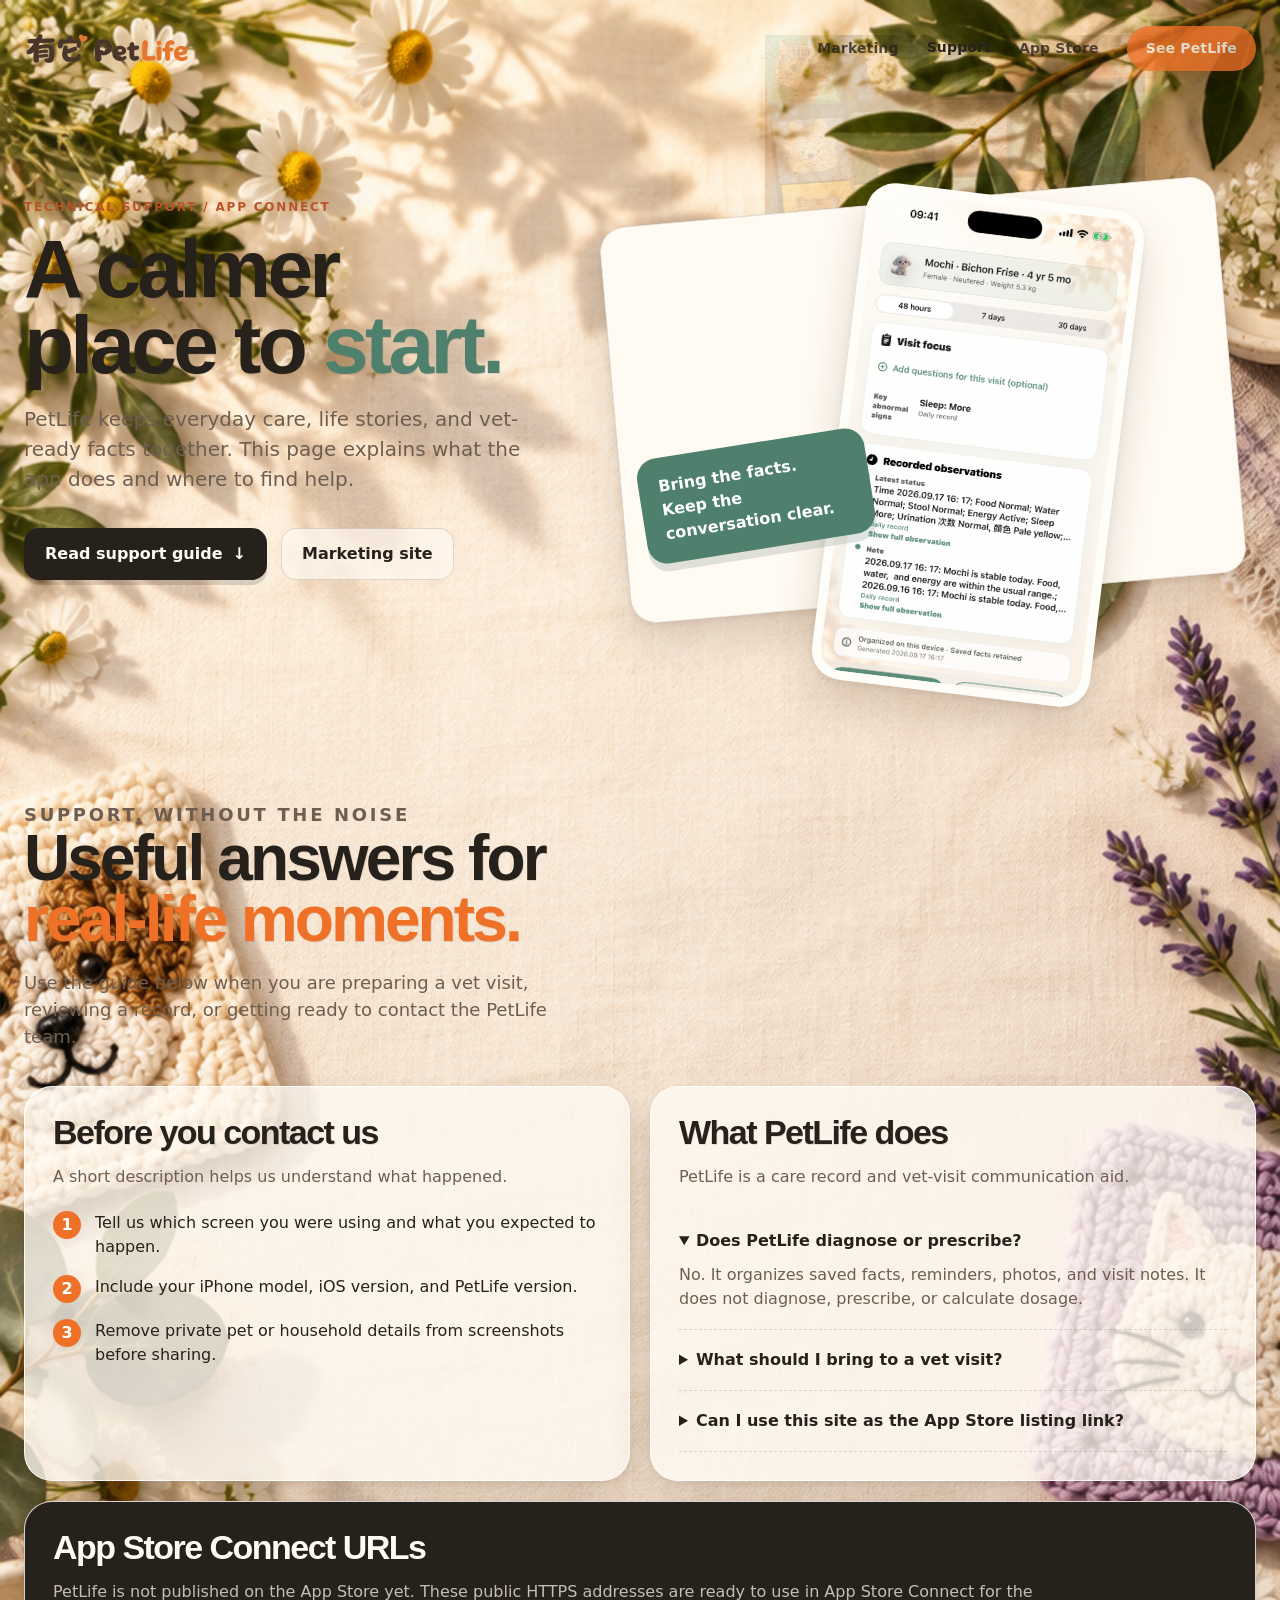
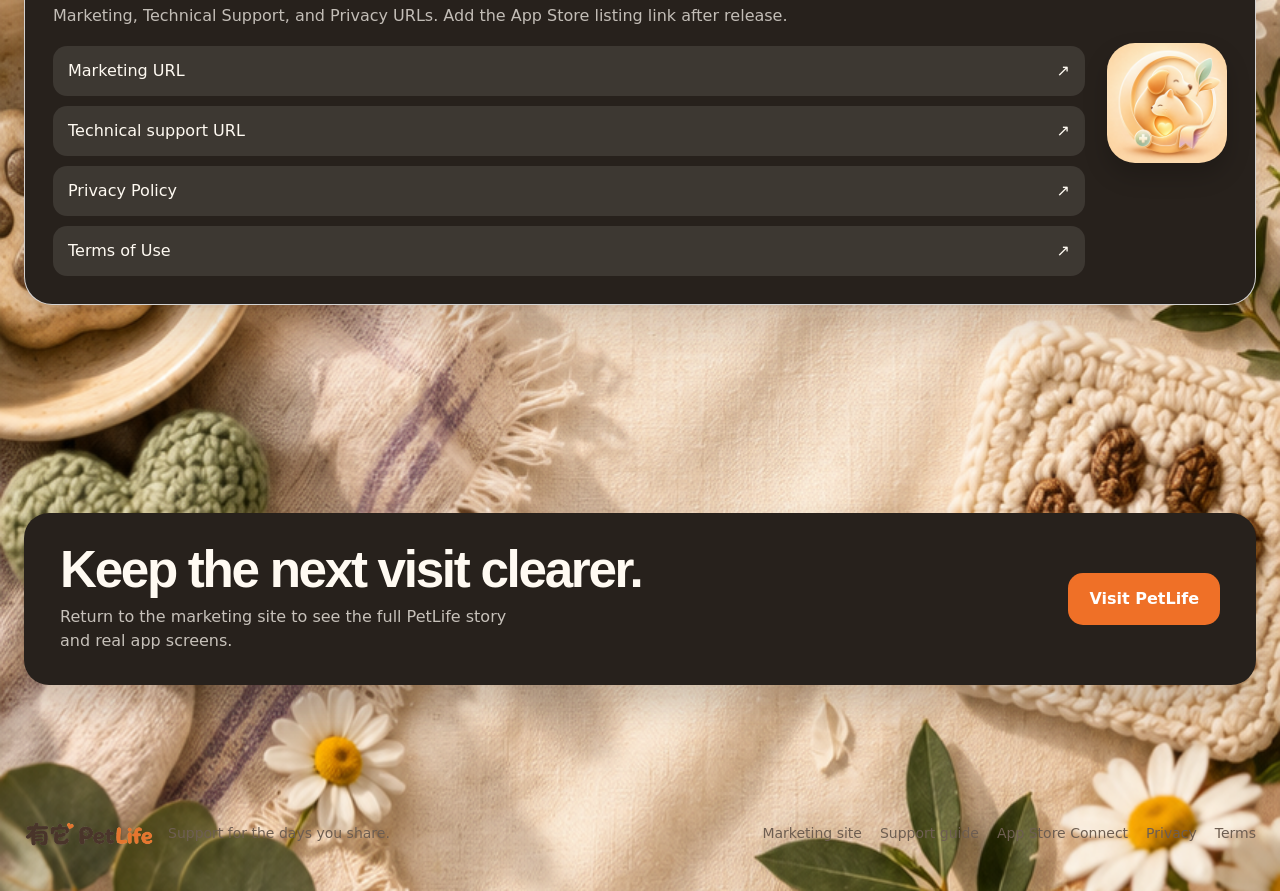
<file: support/index.html>
<!doctype html>
<html lang="en">
  <head>
    <meta charset="UTF-8" />
    <meta name="viewport" content="width=device-width, initial-scale=1.0" />
    <meta name="description" content="PetLife technical support, product information, and App Store links." />
    <title>PetLife Support — Clear help for everyday care</title>
    <link rel="icon" type="image/png" href="../assets/petlife-appicon.png" />
    <link rel="stylesheet" href="../styles.css" />
  </head>
  <body>
    <div class="site-shell">
      <header class="site-nav">
        <a class="brand" href="../marketing/" aria-label="PetLife marketing home"><img src="../assets/petlife-wordmark.png" alt="有它 PetLife" /></a>
        <button class="menu-button" type="button" data-menu-button aria-expanded="false" aria-controls="support-nav">Menu</button>
        <nav class="nav-links" id="support-nav" data-nav aria-label="Support navigation">
          <a href="../marketing/">Marketing</a>
          <a href="#faq" aria-current="page">Support</a>
          <a href="#app-store">App Store</a>
          <a class="nav-cta" href="../marketing/#capabilities">See PetLife</a>
        </nav>
      </header>

      <main>
        <section class="support-hero">
          <div>
            <p class="eyebrow">Technical support / App Connect</p>
            <h1>A calmer place to <em>start.</em></h1>
            <p class="support-intro">PetLife keeps everyday care, life stories, and vet-ready facts together. This page explains what the app does and where to find help.</p>
            <div class="hero-actions"><a class="button button-dark" href="#faq">Read support guide <span aria-hidden="true">↓</span></a><a class="button button-light" href="../marketing/">Marketing site</a></div>
          </div>
          <div class="support-stack" aria-label="PetLife support collage">
            <div class="support-paper"></div>
            <figure class="support-screen"><img src="../assets/app-doctor.png" alt="Real PetLife vet summary screen" /></figure>
            <div class="support-sticker">Bring the facts.<br />Keep the conversation clear.</div>
          </div>
        </section>

        <section class="section" id="faq">
          <div class="section-heading">
            <p class="eyebrow">Support, without the noise</p>
            <h2>Useful answers for<br /><em>real-life moments.</em></h2>
            <p>Use the guide below when you are preparing a vet visit, reviewing a record, or getting ready to contact the PetLife team.</p>
          </div>
          <div class="support-grid">
            <article class="support-card">
              <h2>Before you contact us</h2>
              <p>A short description helps us understand what happened.</p>
              <ul>
                <li><span class="step-number">1</span><span>Tell us which screen you were using and what you expected to happen.</span></li>
                <li><span class="step-number">2</span><span>Include your iPhone model, iOS version, and PetLife version.</span></li>
                <li><span class="step-number">3</span><span>Remove private pet or household details from screenshots before sharing.</span></li>
              </ul>
            </article>
            <article class="support-card">
              <h2>What PetLife does</h2>
              <p>PetLife is a care record and vet-visit communication aid.</p>
              <div class="faq">
                <details open><summary>Does PetLife diagnose or prescribe?</summary><p>No. It organizes saved facts, reminders, photos, and visit notes. It does not diagnose, prescribe, or calculate dosage.</p></details>
                <details><summary>What should I bring to a vet visit?</summary><p>Bring the recent timeline, current observations, medications, and any questions you want to confirm with your veterinarian.</p></details>
                <details><summary>Can I use this site as the App Store listing link?</summary><p>No. The App Store listing link will be available after the app is released. In App Store Connect, use the public marketing-site address for Marketing URL and the public support-page address for Support URL.</p></details>
              </div>
            </article>
            <article class="support-card url-card" id="app-store">
              <div>
                <h2>App Store Connect URLs</h2>
                <p>PetLife is not published on the App Store yet. These public HTTPS addresses are ready to use in App Store Connect for the Marketing, Technical Support, and Privacy URLs. Add the App Store listing link after release.</p>
                <div class="url-list">
                  <a href="../marketing/"><span>Marketing URL</span><span aria-hidden="true">↗</span></a>
                  <a href="./"><span>Technical support URL</span><span aria-hidden="true">↗</span></a>
                  <a href="../policy/#privacy"><span>Privacy Policy</span><span aria-hidden="true">↗</span></a>
                  <a href="../policy/#terms"><span>Terms of Use</span><span aria-hidden="true">↗</span></a>
                </div>
              </div>
              <img src="../assets/petlife-appicon.png" width="120" height="120" alt="PetLife app icon" style="border-radius: 28px; box-shadow: 0 12px 25px rgba(0,0,0,.2)" />
            </article>
          </div>
        </section>

        <section class="section">
          <div class="support-callout">
            <div><h2>Keep the next visit clearer.</h2><p>Return to the marketing site to see the full PetLife story and real app screens.</p></div>
            <a class="button" href="../marketing/">Visit PetLife</a>
          </div>
        </section>
      </main>

      <footer class="site-footer">
        <div class="footer-brand"><img src="../assets/petlife-wordmark.png" alt="有它 PetLife" /><span>Support for the days you share.</span></div>
        <nav class="footer-links" aria-label="Footer navigation"><a href="../marketing/">Marketing site</a><a href="#faq">Support guide</a><a href="#app-store">App Store Connect</a><a href="../policy/#privacy">Privacy</a><a href="../policy/#terms">Terms</a></nav>
      </footer>
    </div>
    <script src="../site.js"></script>
  </body>
</html>
</file>
<file: styles.css>
@font-face {
  font-family: PetLifeSans;
  src: local("Avenir Next"), local("Nunito"), local("Helvetica Neue");
  font-display: swap;
}

:root {
  --ink: #27211c;
  --muted-ink: #6e5e51;
  --paper: #f6ecdf;
  --paper-deep: #ead7c4;
  --card: #fffaf2;
  --orange: #ef7027;
  --orange-dark: #b95428;
  --sage: #bdd0bd;
  --sage-dark: #4f806d;
  --lilac: #d7cce8;
  --blue: #b8d5dc;
  --yellow: #efd06b;
  --line: rgba(67, 45, 29, 0.16);
  --shadow: 0 22px 42px rgba(69, 43, 24, 0.16), 0 3px 7px rgba(69, 43, 24, 0.08);
  --display: "Avenir Next", "Trebuchet MS", sans-serif;
  --body: PetLifeSans, "Avenir Next", system-ui, sans-serif;
  --needle: url("assets/needle-texture.svg");
}

* { box-sizing: border-box; }
html { scroll-behavior: smooth; }
body {
  margin: 0;
  position: relative;
  color: var(--ink);
  font-family: var(--body);
  background-color: var(--paper);
  background-image: url("assets/tabletop-background.png");
  background-size: cover;
  background-position: center top;
  background-repeat: no-repeat;
  background-attachment: fixed;
  line-height: 1.5;
}

body::before {
  content: "";
  position: fixed;
  inset: 0;
  pointer-events: none;
  opacity: .16;
  background-image: url("assets/yarn-pet-grid.png");
  background-size: 380px auto;
  background-position: 85% 6%;
  background-repeat: no-repeat;
  mix-blend-mode: multiply;
  z-index: -1;
}

a { color: inherit; text-decoration: none; }
button, input, textarea { font: inherit; }
button, .button { cursor: pointer; }

.site-shell { width: min(1240px, calc(100% - 48px)); margin: 0 auto; }
.site-nav {
  display: flex;
  align-items: center;
  justify-content: space-between;
  gap: 28px;
  padding: 26px 0 18px;
}
.brand { display: inline-flex; align-items: center; min-width: 174px; }
.brand img { display: block; width: 166px; height: auto; }
.nav-links { display: flex; align-items: center; gap: 28px; font-size: 14px; font-weight: 700; letter-spacing: .01em; }
.nav-links a { opacity: .78; transition: opacity .2s ease, transform .2s ease; }
.nav-links a:hover, .nav-links a[aria-current="page"] { opacity: 1; transform: translateY(-1px); }
.nav-cta { padding: 12px 19px; border-radius: 999px; color: #fffaf4; background: var(--orange); box-shadow: 0 8px 0 rgba(139, 63, 33, .1); }
.nav-cta:hover { transform: translateY(-2px); }
.menu-button { display: none; border: 1px solid var(--line); background: var(--card); border-radius: 999px; padding: 9px 12px; }

.hero { min-height: 720px; display: grid; grid-template-columns: minmax(0, .86fr) minmax(0, 1.14fr); align-items: center; gap: 48px; padding: 56px 0 70px; }
.eyebrow { margin: 0 0 15px; color: var(--orange-dark); font-weight: 800; text-transform: uppercase; letter-spacing: .15em; font-size: 12px; }
h1, h2, h3 { margin: 0; font-family: "Arial Rounded MT Bold", "Avenir Next Rounded", var(--display); letter-spacing: -.045em; text-shadow: .6px .7px 0 rgba(39,33,28,.12); }
h1 { max-width: 720px; font-size: clamp(60px, 7.1vw, 104px); line-height: .92; font-weight: 900; }
h1 em { color: var(--orange); font-style: normal; }
.section-heading h2 em, .story-band h2 em { color: var(--orange); font-style: normal; }
.hero-copy > p:not(.eyebrow) { max-width: 520px; margin: 24px 0 0; color: var(--muted-ink); font-size: clamp(18px, 2vw, 24px); line-height: 1.35; }
.hero-actions { display: flex; flex-wrap: wrap; align-items: center; gap: 14px; margin-top: 34px; }
.button { display: inline-flex; align-items: center; justify-content: center; gap: 10px; min-height: 48px; padding: 13px 20px; border: 1px solid transparent; border-radius: 15px; font-weight: 800; transition: transform .2s ease, box-shadow .2s ease, background .2s ease; }
.button:hover { transform: translateY(-3px); box-shadow: 0 12px 22px rgba(69, 43, 24, .14); }
.button-dark { color: #fffaf3; background: var(--ink); box-shadow: 0 5px 0 rgba(39, 33, 28, .16); }
.button-light { background: rgba(255, 250, 242, .68); border-color: var(--line); }
.hand-note { margin: 32px 0 0 10px; color: var(--muted-ink); font-family: "Bradley Hand", "Comic Sans MS", cursive; font-size: 20px; transform: rotate(-4deg); }

.hero-collage { position: relative; min-height: 640px; }
.hero-collage::before { content: ""; position: absolute; inset: 52px 6px 34px; border-radius: 38px; background: rgba(255, 250, 242, .34); border: 1px solid rgba(255, 255, 255, .48); transform: rotate(2deg); }
.hero-note { position: absolute; z-index: 4; right: -8px; top: 78px; max-width: 150px; color: var(--muted-ink); font-family: "Bradley Hand", "Comic Sans MS", cursive; font-size: 18px; line-height: 1.2; transform: rotate(8deg); }
.photo-card { position: absolute; z-index: 3; top: 30px; left: 8%; width: 260px; padding: 12px 12px 40px; background: #fffdf7; box-shadow: var(--shadow); transform: rotate(-7deg); }
.photo-card img { display: block; width: 100%; aspect-ratio: 1; object-fit: cover; border-radius: 3px; }
.photo-card figcaption { padding: 12px 8px 0; font-family: "Bradley Hand", "Comic Sans MS", cursive; font-size: 20px; line-height: 1.05; }
.tile-sheet { position: absolute; z-index: 1; top: 55px; right: 7%; width: 310px; height: 410px; border: 9px solid #e6d4bd; overflow: hidden; background: #442e25; box-shadow: var(--shadow); transform: rotate(8deg); }
.tile-sheet img { width: 150%; height: 150%; object-fit: cover; object-position: 54% 32%; transform: rotate(-2deg); }
.phone-card { position: absolute; z-index: 5; right: 4%; bottom: 0; width: min(315px, 52%); padding: 10px; border-radius: 31px; background: #fffdf8; box-shadow: 0 28px 48px rgba(66, 37, 20, .25), 0 2px 8px rgba(66, 37, 20, .1); transform: rotate(7deg); }
.phone-card img { display: block; width: 100%; height: 580px; object-fit: cover; object-position: top; border-radius: 23px; }
.phone-chip { position: absolute; left: -34px; bottom: 74px; padding: 9px 13px; color: #fff; background: var(--sage-dark); border-radius: 999px; font-size: 12px; font-weight: 800; transform: rotate(-10deg); box-shadow: 0 7px 0 rgba(45, 84, 69, .15); }

.section { padding: 104px 0; }
.section-heading { max-width: 680px; margin-bottom: 36px; }
.section-heading h2 { font-size: clamp(40px, 5vw, 68px); line-height: .96; }
.section-heading p { margin: 18px 0 0; max-width: 550px; color: var(--muted-ink); font-size: 18px; }
.feature-grid { display: grid; grid-template-columns: repeat(3, 1fr); gap: 20px; }
.feature-card { position: relative; overflow: hidden; min-height: 420px; padding: 24px; border-radius: 28px; box-shadow: var(--shadow); border: 1px solid rgba(255,255,255,.6); }
.feature-card:nth-child(1) { background: var(--sage); }
.feature-card:nth-child(2) { background: var(--lilac); }
.feature-card:nth-child(3) { background: #f2d487; }
.feature-card h3 { font-size: 31px; line-height: 1; }
.feature-card p { max-width: 245px; margin: 12px 0 0; color: rgba(39, 33, 28, .78); }
.feature-shot { position: absolute; right: -12px; bottom: -120px; width: 188px; height: 335px; overflow: hidden; border-radius: 23px; border: 7px solid rgba(255, 251, 244, .9); box-shadow: 0 18px 25px rgba(63, 38, 19, .18); transform: rotate(-8deg); background: #fff; }
.feature-shot img { width: 100%; height: 100%; object-fit: cover; object-position: top; }
.feature-card:nth-child(2) .feature-shot { transform: rotate(8deg); right: 28px; }
.feature-card:nth-child(3) .feature-shot { transform: rotate(-5deg); }
.feature-mark { display: inline-flex; align-items: center; justify-content: center; width: 44px; height: 44px; margin-bottom: 48px; border-radius: 50%; background: rgba(255,255,255,.58); color: var(--ink); font-weight: 900; }

.story-band { display: grid; grid-template-columns: 1.05fr .95fr; align-items: center; gap: 58px; padding: 30px; border-radius: 36px; background: rgba(255, 250, 242, .72); border: 1px solid rgba(255,255,255,.7); box-shadow: var(--shadow); }
.story-band h2 { font-size: clamp(40px, 5vw, 70px); line-height: .95; }
.story-band p { max-width: 500px; margin: 20px 0 0; color: var(--muted-ink); font-size: 18px; }
.story-shot { position: relative; min-height: 420px; }
.story-shot::before { content: ""; position: absolute; width: 210px; height: 270px; left: 20px; top: 70px; background: var(--lilac); border-radius: 22px; transform: rotate(-9deg); }
.story-shot img { position: absolute; z-index: 1; right: 30px; top: 12px; width: 260px; height: 440px; object-fit: cover; object-position: top; border: 9px solid #fffdf7; border-radius: 29px; box-shadow: var(--shadow); transform: rotate(6deg); }

.support-callout { display: flex; align-items: center; justify-content: space-between; gap: 28px; padding: 32px 36px; border-radius: 25px; background: var(--ink); color: #fffaf2; box-shadow: 0 20px 35px rgba(39,33,28,.2); }
.support-callout h2 { font-size: clamp(30px, 4vw, 52px); line-height: .98; }
.support-callout p { max-width: 470px; margin: 10px 0 0; color: rgba(255,250,242,.74); }
.support-callout .button { background: var(--orange); color: white; }

.site-footer { display: flex; align-items: center; justify-content: space-between; gap: 30px; padding: 32px 0 44px; color: var(--muted-ink); font-size: 14px; }
.footer-brand { display: flex; align-items: center; gap: 14px; }
.footer-brand img { width: 130px; height: auto; }
.footer-links { display: flex; flex-wrap: wrap; gap: 18px; }
.footer-links a:hover { color: var(--orange-dark); }

/* Support page */
.support-hero { padding: 90px 0 80px; display: grid; grid-template-columns: .88fr 1.12fr; align-items: center; gap: 64px; }
.support-hero h1 { font-size: clamp(54px, 6.4vw, 92px); }
.support-hero h1 em { color: var(--sage-dark); }
.support-intro { max-width: 520px; margin-top: 22px; color: var(--muted-ink); font-size: 20px; }
.support-stack { position: relative; min-height: 420px; }
.support-paper { position: absolute; inset: 22px 24px 0 12px; border-radius: 26px; background: var(--card); border: 1px solid var(--line); box-shadow: var(--shadow); transform: rotate(-5deg); }
.support-screen { position: absolute; right: 15%; top: 0; width: 280px; height: 500px; padding: 9px; border-radius: 30px; background: #fffdf8; box-shadow: var(--shadow); transform: rotate(7deg); }
.support-screen img { width: 100%; height: 100%; object-fit: cover; object-position: top; border-radius: 22px; }
.support-sticker { position: absolute; z-index: 2; left: 6%; bottom: 50px; max-width: 230px; padding: 17px 20px; border-radius: 20px; color: #fff; background: var(--sage-dark); font-weight: 800; transform: rotate(-9deg); box-shadow: 0 8px 0 rgba(45,84,69,.15); }
.support-grid { display: grid; grid-template-columns: 1fr 1fr; gap: 20px; }
.support-card { padding: 28px; border-radius: 28px; background: rgba(255,250,242,.78); border: 1px solid rgba(255,255,255,.8); box-shadow: var(--shadow); }
.support-card h2 { font-size: 34px; line-height: 1; }
.support-card p { color: var(--muted-ink); }
.support-card ul { display: grid; gap: 16px; margin: 22px 0 0; padding: 0; list-style: none; }
.support-card li { display: grid; grid-template-columns: 30px 1fr; gap: 12px; align-items: start; }
.step-number { display: inline-flex; align-items: center; justify-content: center; width: 28px; height: 28px; border-radius: 50%; background: var(--orange); color: white; font-weight: 900; }
.faq { margin-top: 22px; }
.faq details { padding: 18px 0; border-bottom: 1px dashed var(--line); }
.faq summary { cursor: pointer; font-weight: 800; }
.faq details p { margin: 10px 0 0; color: var(--muted-ink); }
.url-card { grid-column: 1 / -1; display: grid; grid-template-columns: 1fr auto; align-items: center; gap: 22px; background: var(--ink); color: #fffaf2; }
.url-card p { color: rgba(255,250,242,.72); }
.url-list { display: grid; gap: 10px; margin-top: 18px; }
.url-list a { display: flex; align-items: center; justify-content: space-between; gap: 12px; padding: 13px 15px; border-radius: 14px; background: rgba(255,250,242,.1); color: #fffaf2; }
.url-list a:hover { background: rgba(255,250,242,.18); }

@media (max-width: 940px) {
  .site-shell { width: min(100% - 32px, 720px); }
  .menu-button { display: inline-flex; }
  .nav-links { display: none; position: absolute; z-index: 10; top: 76px; right: 16px; flex-direction: column; align-items: stretch; min-width: 190px; padding: 16px; border-radius: 18px; background: var(--card); box-shadow: var(--shadow); }
  .nav-links.is-open { display: flex; }
  .hero, .support-hero { grid-template-columns: 1fr; gap: 30px; padding-top: 40px; }
  .hero-collage { min-height: 610px; }
  .feature-grid, .support-grid { grid-template-columns: 1fr; }
  .url-card { grid-column: auto; grid-template-columns: 1fr; }
  .story-band { grid-template-columns: 1fr; }
  .story-shot { min-height: 400px; }
}

@media (max-width: 620px) {
  .site-shell { width: min(100% - 24px, 540px); }
  .site-nav { padding-top: 16px; }
  .brand img { width: 140px; }
  h1 { font-size: clamp(51px, 15vw, 76px); }
  .hero { padding-bottom: 30px; }
  .hero-collage { min-height: 510px; transform: scale(.86); transform-origin: top center; margin-bottom: -70px; }
  .photo-card { width: 210px; }
  .tile-sheet { width: 235px; height: 320px; }
  .phone-card { width: 250px; }
  .phone-card img { height: 470px; }
  .support-hero { padding-top: 42px; }
  .support-stack { min-height: 390px; transform: scale(.88); transform-origin: top center; margin-bottom: -45px; }
  .support-screen { width: 242px; height: 435px; }
  .section { padding: 70px 0; }
  .support-callout, .site-footer { flex-direction: column; align-items: flex-start; }
  .story-shot img { right: 4%; }
}

/* Marketing page: the longer Product Hunt story layout. */
.marketing-page .site-nav { padding-bottom: 28px; }
.marketing-page .site-nav { gap: 16px; }
.marketing-page .nav-links { margin-left: auto; gap: clamp(14px, 2.1vw, 28px); }
.marketing-language-switcher { display: inline-flex; flex: 0 0 auto; gap: 2px; padding: 4px; border: 1px solid rgba(67,45,29,.16); border-radius: 999px; background: rgba(255,250,242,.78); box-shadow: 0 4px 12px rgba(69,43,24,.08); }
.marketing-language-switcher button { padding: 7px 9px; border: 0; border-radius: 999px; background: transparent; color: var(--muted-ink); cursor: pointer; font-size: 11px; font-weight: 800; white-space: nowrap; }
.marketing-language-switcher button[aria-pressed="true"] { color: #fffaf2; background: var(--ink); }
.marketing-language-switcher button:focus-visible,
.policy-switcher button:focus-visible { outline: 3px solid var(--orange); outline-offset: 2px; }
.reference-mode .site-shell { position: relative; }
.marketing-page.reference-mode .site-nav { position: absolute; z-index: 10; top: 70px; left: 0; width: 100%; display: flex; justify-content: flex-end; padding: 0; pointer-events: none; }
.marketing-page.reference-mode .site-nav > * { pointer-events: auto; }
.marketing-page.reference-mode .site-nav .brand,
.marketing-page.reference-mode .site-nav .menu-button,
.marketing-page.reference-mode .site-nav .nav-links { display: none; }
.marketing-page.reference-mode .marketing-language-switcher { margin-right: 18.5%; }
.reference-banner[hidden] { display: none !important; }
.marketing-page .hero-v2 { min-height: 760px; padding-top: 48px; }
.marketing-page .hero-copy { position: relative; z-index: 2; }
.marketing-page .hero-copy > p:not(.eyebrow) { max-width: 590px; }
.hero-proof { display: flex; flex-wrap: wrap; gap: 8px; margin-top: 28px; }
.hero-proof span, .mini-tags span, .story-points span { display: inline-flex; align-items: center; min-height: 30px; padding: 6px 11px; border: 1px solid rgba(67,45,29,.16); border-radius: 999px; background: rgba(255,250,242,.58); color: var(--muted-ink); font-size: 12px; font-weight: 800; }
.hero-stage { position: relative; min-height: 690px; isolation: isolate; }
.hero-stage-paper { position: absolute; inset: 42px 8px 26px; z-index: -2; border: 1px solid rgba(255,255,255,.72); border-radius: 40px; background: rgba(255,250,242,.38); transform: rotate(2.4deg); box-shadow: 0 24px 45px rgba(69,43,24,.1); }
.hero-stage::after { content: ""; position: absolute; z-index: -3; inset: 6px -20px -15px 22px; border-radius: 38px; background: rgba(239,112,39,.14); transform: rotate(-4deg); }
.hero-yarn-grid { position: absolute; z-index: 0; top: 62px; right: 4%; width: 47%; height: 445px; overflow: hidden; border: 10px solid #e6d4bd; background: #442e25; box-shadow: var(--shadow); transform: rotate(7deg); }
.hero-yarn-grid img { width: 155%; height: 155%; object-fit: cover; object-position: 54% 32%; transform: rotate(-2deg); }
.hero-photo-card { position: absolute; z-index: 2; top: 98px; left: 6%; width: 270px; padding: 12px 12px 42px; background: #fffdf7; box-shadow: var(--shadow); transform: rotate(-8deg); }
.hero-photo-card img { display: block; width: 100%; aspect-ratio: 1; object-fit: cover; border-radius: 3px; }
.hero-photo-card figcaption { padding: 12px 8px 0; font-family: "Bradley Hand", "Comic Sans MS", cursive; font-size: 21px; line-height: 1.05; }
.tape { position: absolute; z-index: 3; left: 50%; top: -18px; width: 86px; height: 28px; background: rgba(225,190,133,.7); transform: translateX(-50%) rotate(-3deg); box-shadow: 0 1px 4px rgba(69,43,24,.12); }
.hero-note { z-index: 5; right: 2%; top: 28px; }
.hero-phone-frame { position: absolute; z-index: 4; right: 7%; bottom: 3px; width: min(332px, 52%); padding: 11px; border-radius: 34px; background: #fffdf8; box-shadow: 0 30px 52px rgba(66,37,20,.28), 0 3px 9px rgba(66,37,20,.12); transform: rotate(7deg); }
.hero-phone-frame img { display: block; width: 100%; height: 580px; object-fit: cover; object-position: top; border-radius: 25px; }
.hero-phone-frame .phone-chip { left: -44px; bottom: 74px; }
.hero-stamp { position: absolute; z-index: 6; left: 34%; bottom: 40px; width: 116px; height: 116px; display: grid; place-items: center; border: 3px solid rgba(185,84,40,.68); border-radius: 50%; color: var(--orange-dark); font-family: "Bradley Hand", "Comic Sans MS", cursive; font-size: 16px; font-weight: 800; line-height: 1.05; text-align: center; transform: rotate(-13deg); background: rgba(255,250,242,.76); }
.section-heading-wide { max-width: 840px; }
.feature-grid-v2 { gap: 24px; }
.feature-card-v2 { min-height: 520px; padding: 28px; }
.feature-card-v2 .feature-card-copy { position: relative; z-index: 2; max-width: 270px; }
.feature-card-v2 .feature-mark { margin-bottom: 58px; }
.feature-card-v2 h3 { font-size: 38px; }
.feature-card-v2 p { font-size: 16px; }
.feature-card-care { background: #cad8c6; }
.feature-card-memory { background: #d7cce8; }
.feature-card-vet { background: #f0d88f; }
.feature-shot-v2 { right: 14px; bottom: -108px; width: 210px; height: 375px; border-width: 8px; }
.feature-card-memory .feature-shot-v2 { right: 18px; transform: rotate(8deg); }
.feature-card-vet .feature-shot-v2 { right: 12px; transform: rotate(-6deg); }
.text-link { display: inline-flex; align-items: center; gap: 8px; margin-top: 20px; color: var(--ink); font-size: 13px; font-weight: 900; }
.text-link:hover { color: var(--orange-dark); }
.capability-section { padding-top: 80px; }
.capability-grid { display: grid; grid-template-columns: repeat(2, minmax(0,1fr)); gap: 22px; }
.capability-card { position: relative; min-height: 330px; overflow: hidden; display: flex; align-items: center; gap: 22px; padding: 30px; border: 1px solid rgba(255,255,255,.72); border-radius: 30px; background: rgba(255,250,242,.74); box-shadow: var(--shadow); }
.capability-card-large { grid-column: 1 / -1; min-height: 390px; background: #efe0c9; }
.capability-card-record { background: #d5e3de; }
.capability-card-life { background: #e3d6ea; }
.capability-card-family { background: #f0d6bb; }
.capability-copy { position: relative; z-index: 2; max-width: 430px; }
.capability-card-large .capability-copy { max-width: 500px; }
.capability-kicker { display: inline-flex; margin-bottom: 12px; color: var(--orange-dark); font-size: 12px; font-weight: 900; letter-spacing: .12em; text-transform: uppercase; }
.capability-copy h3 { font-size: clamp(27px, 3vw, 42px); line-height: .98; }
.capability-copy p { margin: 14px 0 0; color: var(--muted-ink); font-size: 16px; }
.capability-list { display: grid; gap: 8px; margin: 20px 0 0; padding: 0; list-style: none; color: var(--muted-ink); font-size: 14px; }
.capability-list li { position: relative; padding-left: 20px; }
.capability-list li::before { content: "✓"; position: absolute; left: 0; color: var(--sage-dark); font-weight: 900; }
.capability-shot { flex: 0 0 150px; width: 150px; height: 260px; overflow: hidden; padding: 7px; border: 7px solid #fffdf8; border-radius: 23px; background: #fffdf8; box-shadow: var(--shadow); transform: rotate(6deg); }
.capability-shot img { display: block; width: 100%; height: 100%; object-fit: cover; object-position: top; border-radius: 14px; }
.capability-shot-tall { position: absolute; right: 10%; top: 28px; width: 220px; height: 420px; transform: rotate(7deg); }
.capability-card-record .capability-shot { order: 2; transform: rotate(-7deg); }
.capability-card-life .capability-shot { transform: rotate(7deg); }
.capability-photo { flex: 0 0 160px; width: 160px; padding: 10px; background: #fffdf8; box-shadow: var(--shadow); transform: rotate(7deg); }
.capability-photo img { display: block; width: 100%; aspect-ratio: 1; object-fit: cover; }
.mini-tags { display: flex; flex-wrap: wrap; gap: 7px; margin-top: 18px; }
.mini-tags span { background: rgba(255,255,255,.54); }
.story-section { padding-top: 80px; }
.story-band-v2 { padding: 42px 44px; }
.story-band-copy { position: relative; z-index: 2; }
.story-points { display: flex; flex-wrap: wrap; gap: 8px; margin-top: 22px; }
.story-shot-v2 { min-height: 500px; }
.story-shot-v2::before { width: 235px; height: 310px; left: 0; top: 88px; background: #d8c8e4; }
.story-shot-v2 img { width: 290px; height: 490px; right: 16px; }
.vet-section { padding-top: 74px; }
.vet-layout { display: grid; grid-template-columns: minmax(0,.9fr) minmax(0,1.1fr); align-items: center; gap: 60px; padding: 44px; border-radius: 36px; background: rgba(231,241,236,.82); border: 1px solid rgba(255,255,255,.78); box-shadow: var(--shadow); }
.vet-copy h2 { font-size: clamp(42px, 5vw, 70px); line-height: .95; }
.vet-copy h2 em { color: var(--sage-dark); font-style: normal; }
.vet-copy > p:not(.eyebrow) { margin: 20px 0 0; color: var(--muted-ink); font-size: 18px; }
.boundary-note { margin-top: 22px; padding: 16px 18px; border-left: 4px solid var(--sage-dark); border-radius: 0 14px 14px 0; background: rgba(255,255,255,.56); color: var(--muted-ink); font-size: 14px; }
.boundary-note strong { color: var(--ink); }
.vet-shot { position: relative; margin: 0; justify-self: center; width: min(360px, 82%); padding: 10px; border: 1px solid rgba(255,255,255,.9); border-radius: 33px; background: #fffdf8; box-shadow: var(--shadow); transform: rotate(6deg); }
.vet-shot img { display: block; width: 100%; height: 560px; object-fit: cover; object-position: top; border-radius: 24px; }
.vet-shot figcaption { position: absolute; left: -32px; bottom: 42px; padding: 10px 13px; border-radius: 999px; color: #fff; background: var(--sage-dark); font-size: 12px; font-weight: 800; transform: rotate(-9deg); }
.principle-section { padding-top: 80px; }
.principle-grid { display: grid; grid-template-columns: repeat(4, minmax(0,1fr)); gap: 14px; }
.principle-grid article { min-height: 230px; padding: 22px; border: 1px solid rgba(255,255,255,.72); border-radius: 24px; background: rgba(255,250,242,.74); box-shadow: 0 13px 28px rgba(69,43,24,.09); }
.principle-grid article:nth-child(2) { background: rgba(217,204,232,.8); }
.principle-grid article:nth-child(3) { background: rgba(205,222,207,.82); }
.principle-grid article:nth-child(4) { background: rgba(240,216,143,.82); }
.principle-grid article > span { display: inline-flex; align-items: center; justify-content: center; width: 35px; height: 35px; border-radius: 50%; background: rgba(255,255,255,.64); color: var(--orange-dark); font-size: 12px; font-weight: 900; }
.principle-grid h3 { margin-top: 30px; font-size: 25px; line-height: 1; }
.principle-grid p { margin: 10px 0 0; color: var(--muted-ink); font-size: 14px; }
.support-callout-v2 { padding: 38px 42px; }
.support-callout-v2 .eyebrow { color: #f2c38b; }

/* Tactile punch-needle treatment used in the reference artwork. */
.marketing-page .button,
.marketing-page .nav-cta,
.marketing-page .feature-card-v2,
.marketing-page .capability-card,
.marketing-page .principle-grid article,
.marketing-page .support-callout-v2 {
  background-image: var(--needle);
  background-blend-mode: soft-light;
}
.marketing-page .button,
.marketing-page .nav-cta {
  position: relative;
  border-width: 2px;
  border-color: rgba(39, 33, 28, .18);
  box-shadow: 0 4px 0 rgba(39,33,28,.25), 0 11px 18px rgba(69,43,24,.12);
  letter-spacing: -.015em;
}
.marketing-page .button::after,
.marketing-page .nav-cta::after,
.marketing-page .feature-card-v2::after {
  content: "";
  position: absolute;
  inset: 5px;
  pointer-events: none;
  border: 1px dashed rgba(255,255,255,.28);
  border-radius: inherit;
  opacity: .7;
}
.marketing-page .button-dark {
  background-color: #202a2a;
  background-image: var(--needle), linear-gradient(135deg, rgba(255,255,255,.05), transparent 60%);
  border-color: rgba(12,19,19,.45);
  box-shadow: 0 5px 0 #151b1b, 0 12px 18px rgba(30,28,25,.18);
}
.marketing-page .button-light {
  background-color: #fffaf1;
  background-image: var(--needle);
  border-color: rgba(67,45,29,.2);
  box-shadow: 0 4px 0 rgba(67,45,29,.1), 0 9px 16px rgba(69,43,24,.08);
}
.marketing-page .nav-cta {
  background-color: #e8662a;
  background-image: var(--needle), linear-gradient(135deg, rgba(255,210,154,.22), transparent 62%);
  border-color: rgba(151,61,27,.25);
  box-shadow: 0 4px 0 #b84e25, 0 10px 16px rgba(129,61,33,.18);
}
.marketing-page .feature-card-v2 {
  border-width: 2px;
  border-color: rgba(67,45,29,.12);
  box-shadow: 0 8px 0 rgba(67,45,29,.1), 0 22px 35px rgba(69,43,24,.14);
}
.marketing-page .feature-card-v2 h3,
.marketing-page .capability-copy h3,
.marketing-page .principle-grid h3 {
  font-weight: 900;
  text-shadow: 1px 1px 0 rgba(255,255,255,.2), 1.2px 1.4px 0 rgba(39,33,28,.13);
}
.marketing-page .feature-shot-v2,
.marketing-page .capability-shot,
.marketing-page .vet-shot,
.marketing-page .story-shot-v2 img {
  border-width: 9px;
  box-shadow: 0 8px 0 rgba(67,45,29,.12), 0 22px 27px rgba(63,38,19,.2);
}
.marketing-page .feature-mark {
  border: 2px solid rgba(67,45,29,.12);
  box-shadow: 0 3px 0 rgba(67,45,29,.1);
}
.marketing-page .hero-stage-paper,
.marketing-page .story-band-v2,
.marketing-page .vet-layout {
  background-image: var(--needle);
  background-blend-mode: soft-light;
}
.marketing-page .hero-photo-card,
.marketing-page .hero-phone-frame {
  border: 2px solid rgba(67,45,29,.1);
  background-color: #fffaf1;
  background-image: var(--needle);
  background-blend-mode: soft-light;
}
.marketing-page .hero-photo-card::after,
.marketing-page .hero-phone-frame::after,
.marketing-page .vet-shot::after {
  content: "";
  position: absolute;
  inset: 7px;
  pointer-events: none;
  border: 1px dashed rgba(67,45,29,.22);
  border-radius: inherit;
}
.marketing-page .hero-stamp {
  border-width: 4px;
  border-style: double;
  background-image: var(--needle);
  background-blend-mode: multiply;
}
.marketing-page .hero-proof span,
.marketing-page .mini-tags span,
.marketing-page .story-points span {
  background-color: #fffaf1;
  background-image: var(--needle);
  background-blend-mode: soft-light;
  border-width: 2px;
  box-shadow: 0 3px 0 rgba(67,45,29,.1);
}

/* The supplied tactile poster is the English visual cover. Other languages use
   the same textile layout with translated copy and genuine PetLife screenshots. */
.reference-banner {
  width: 100vw;
  margin-left: calc(50% - 50vw);
}
.reference-art {
  position: relative;
  margin: 0;
  overflow: hidden;
  border-radius: 0 0 30px 30px;
  background: #f4eadc;
  box-shadow: 0 18px 40px rgba(69,43,24,.12);
}
.reference-art > img:first-child {
  display: block;
  width: 100%;
  height: auto;
}
.reference-hotspot {
  position: absolute;
  z-index: 3;
  display: block;
  border-radius: 22px;
}
.reference-hotspot-product { left: 18.2%; top: 0; width: 8%; height: 8%; }
.reference-hotspot-stories { left: 26.3%; top: 0; width: 7.6%; height: 8%; }
.reference-hotspot-support { left: 33.7%; top: 0; width: 8.3%; height: 8%; }
.reference-hotspot-cta { top: 0; right: 1.8%; width: 17%; height: 7%; }
.reference-hotspot-see { left: 1%; top: 34%; width: 25%; height: 10%; }
.reference-hotspot-care { left: 0; top: 58%; width: 32%; height: 29%; }
.reference-hotspot-life { left: 33.5%; top: 58%; width: 31%; height: 29%; }
.reference-hotspot-vet { right: 0; top: 58%; width: 33%; height: 29%; }
.reference-hotspot-footer-support { left: 51%; bottom: 1%; width: 7%; height: 8%; }
.reference-hotspot-app-store { left: 69%; bottom: 1%; width: 13%; height: 9%; }
.reference-hotspot:focus-visible {
  outline: 4px solid var(--orange);
  outline-offset: -5px;
}
.reference-mode .hero-v2,
.reference-mode .feature-intro { display: none; }
.reference-mode .capability-section { padding-top: 96px; }
.anchor-target {
  position: relative;
  top: -24px;
  display: block;
  width: 1px;
  height: 1px;
  visibility: hidden;
}
.sr-only {
  position: absolute;
  width: 1px;
  height: 1px;
  padding: 0;
  margin: -1px;
  overflow: hidden;
  clip: rect(0,0,0,0);
  white-space: nowrap;
  border: 0;
}

/* Public-facing policy page, matching the PetLife paper and textile system. */
.policy-page .site-nav { padding-bottom: 28px; }
.policy-hero {
  padding: clamp(36px, 7vw, 82px) clamp(22px, 6vw, 78px) 38px;
  border: 1px solid rgba(255,255,255,.72);
  border-radius: 34px;
  background: rgba(255,250,242,.83);
  box-shadow: var(--shadow);
}
.policy-hero h1 { max-width: 900px; font-size: clamp(48px, 7.5vw, 92px); }
.policy-hero h1 em { color: var(--orange); font-style: normal; }
.policy-hero > p:not(.eyebrow):not(.policy-version) { max-width: 690px; margin: 18px 0 0; color: var(--muted-ink); font-size: clamp(17px, 2vw, 22px); }
.policy-switcher { display: inline-flex; gap: 5px; margin-top: 27px; padding: 5px; border: 1px solid rgba(67,45,29,.12); border-radius: 999px; background: rgba(234,215,196,.52); }
.policy-switcher button { padding: 9px 15px; border: 0; border-radius: 999px; color: var(--muted-ink); background: transparent; cursor: pointer; font-size: 13px; font-weight: 800; }
.policy-switcher button[aria-pressed="true"] { color: #fffaf2; background: var(--ink); box-shadow: 0 3px 0 rgba(39,33,28,.18); }
.policy-jump { display: flex; flex-wrap: wrap; gap: 10px; margin-top: 25px; }
.policy-jump a { display: inline-flex; align-items: center; gap: 22px; padding: 12px 16px; border: 1px solid rgba(67,45,29,.12); border-radius: 14px; background: rgba(255,255,255,.55); font-weight: 800; }
.policy-jump a span { color: var(--orange-dark); font-size: 11px; letter-spacing: .08em; }
.policy-version { margin: 20px 0 0; color: var(--muted-ink); font-size: 12px; }
.policy-review-note { margin: 24px 0 0; padding: 18px 22px; border: 1px solid rgba(185,84,40,.24); border-left: 5px solid var(--orange); border-radius: 17px; background: rgba(255,247,228,.92); }
.policy-review-note strong { display: block; font-size: 14px; }
.policy-review-note p { margin: 6px 0 0; color: var(--muted-ink); font-size: 13px; }
.policy-document { scroll-margin-top: 24px; display: grid; grid-template-columns: minmax(220px,.7fr) minmax(0,1.3fr); gap: clamp(26px, 6vw, 78px); padding: 64px clamp(18px,4vw,44px); border-bottom: 1px solid rgba(67,45,29,.14); }
.policy-document-heading { position: sticky; top: 24px; align-self: start; }
.policy-index { display: inline-flex; margin-bottom: 14px; color: var(--orange-dark); font-size: 11px; font-weight: 900; letter-spacing: .16em; }
.policy-document-heading h2 { font-size: clamp(32px, 4vw, 48px); line-height: .98; }
.policy-document-heading > p { max-width: 320px; margin: 14px 0 0; color: var(--muted-ink); }
.policy-copy { max-width: 760px; padding: clamp(20px,4vw,38px); border: 1px solid rgba(255,255,255,.78); border-radius: 26px; background: rgba(255,250,242,.88); box-shadow: 0 15px 32px rgba(69,43,24,.09); }
.policy-copy[hidden] { display: none; }
.policy-copy .policy-lead { margin-top: 0; color: var(--ink); font-size: 18px; font-weight: 700; }
.policy-copy article { margin-top: 25px; padding-top: 20px; border-top: 1px dashed rgba(67,45,29,.2); }
.policy-copy article h3 { font-size: 20px; letter-spacing: -.025em; }
.policy-copy article p { margin: 9px 0 0; color: var(--muted-ink); font-size: 15px; line-height: 1.72; }
.policy-last-callout { padding-top: 50px; }
.policy-page .support-callout-v2 { background-color: #292521; }
.policy-page .site-footer { margin-top: 34px; }
.reference-hotspot-privacy { left: 58%; bottom: 1%; width: 4.3%; height: 7%; }
.reference-hotspot-terms { left: 62.5%; bottom: 1%; width: 4.5%; height: 7%; }

html[lang="zh-Hans"] .marketing-page h1,
html[lang="ja"] .marketing-page h1,
html[lang="ko"] .marketing-page h1 { max-width: 760px; font-size: clamp(44px, 5.8vw, 78px); line-height: 1.08; letter-spacing: -.035em; }
html[lang="zh-Hans"] .marketing-page h2,
html[lang="ja"] .marketing-page h2,
html[lang="ko"] .marketing-page h2,
html[lang="zh-Hans"] .marketing-page h3,
html[lang="ja"] .marketing-page h3,
html[lang="ko"] .marketing-page h3 { line-height: 1.16; letter-spacing: -.025em; }
html[lang="ja"] .marketing-page .feature-card-v2 h3,
html[lang="ko"] .marketing-page .feature-card-v2 h3,
html[lang="zh-Hans"] .marketing-page .feature-card-v2 h3 { font-size: clamp(25px, 2.5vw, 34px); }
html[lang="ja"] .policy-page .policy-copy,
html[lang="ko"] .policy-page .policy-copy,
html[lang="zh-Hans"] .policy-page .policy-copy { line-break: strict; }

@media (max-width: 940px) {
  .marketing-page .site-nav { flex-wrap: wrap; }
  .marketing-page .nav-links { margin-left: 0; }
  .marketing-page .marketing-language-switcher { margin-left: auto; }
  .marketing-page.reference-mode .site-nav { top: 60px; }
  .marketing-page.reference-mode .marketing-language-switcher { margin-right: 18%; }
  .marketing-page .hero-v2 { min-height: 0; }
  .hero-stage { min-height: 640px; }
  .capability-grid { grid-template-columns: 1fr; }
  .capability-card-large { grid-column: auto; }
  .vet-layout { grid-template-columns: 1fr; gap: 28px; }
  .principle-grid { grid-template-columns: repeat(2, minmax(0,1fr)); }
  .policy-document { grid-template-columns: 1fr; gap: 20px; }
  .policy-document-heading { position: static; }
  .policy-document-heading > p { max-width: 640px; }
}

@media (max-width: 620px) {
  .reference-art { border-radius: 0 0 18px 18px; }
  .marketing-page .site-nav { gap: 8px; }
  .marketing-page .brand { min-width: 0; }
  .marketing-page .brand img { width: 118px; }
  .marketing-language-switcher { gap: 0; padding: 3px; }
  .marketing-language-switcher button { padding: 6px 7px; font-size: 10px; }
  .marketing-page.reference-mode .site-nav { top: 56px; }
  .marketing-page.reference-mode .marketing-language-switcher { margin-right: 0; }
  .reference-mode .capability-section { padding-top: 66px; }
  .marketing-page .hero-v2 { padding-top: 26px; }
  .hero-stage { min-height: 540px; transform: scale(.86); transform-origin: top center; margin-bottom: -70px; }
  .hero-yarn-grid { width: 48%; height: 350px; }
  .hero-photo-card { width: 210px; }
  .hero-phone-frame { width: 250px; }
  .hero-phone-frame img { height: 470px; }
  .hero-stamp { left: 30%; bottom: 30px; width: 96px; height: 96px; font-size: 14px; }
  .feature-card-v2 { min-height: 500px; }
  .feature-shot-v2 { width: 180px; height: 325px; }
  .capability-card { align-items: flex-start; flex-direction: column; }
  .capability-card-record .capability-shot { order: 0; }
  .capability-shot, .capability-photo { align-self: flex-end; }
  .capability-shot-tall { position: relative; right: auto; top: auto; width: 180px; height: 335px; }
  .story-band-v2, .vet-layout { padding: 26px 22px; }
  .story-shot-v2 { min-height: 420px; }
  .story-shot-v2 img { width: 245px; height: 415px; right: 1%; }
  .vet-shot { width: 78%; }
  .vet-shot img { height: 450px; }
  .vet-shot figcaption { left: -18px; }
  .principle-grid { grid-template-columns: 1fr; }
  .policy-hero { border-radius: 23px; }
  .policy-switcher { display: flex; width: fit-content; max-width: 100%; flex-wrap: wrap; border-radius: 18px; }
  .policy-switcher button { padding: 8px 10px; }
  .policy-document { padding: 46px 0; }
  .policy-copy { border-radius: 20px; }
  .policy-jump a { flex: 1 1 100%; justify-content: space-between; }
}
</file>
